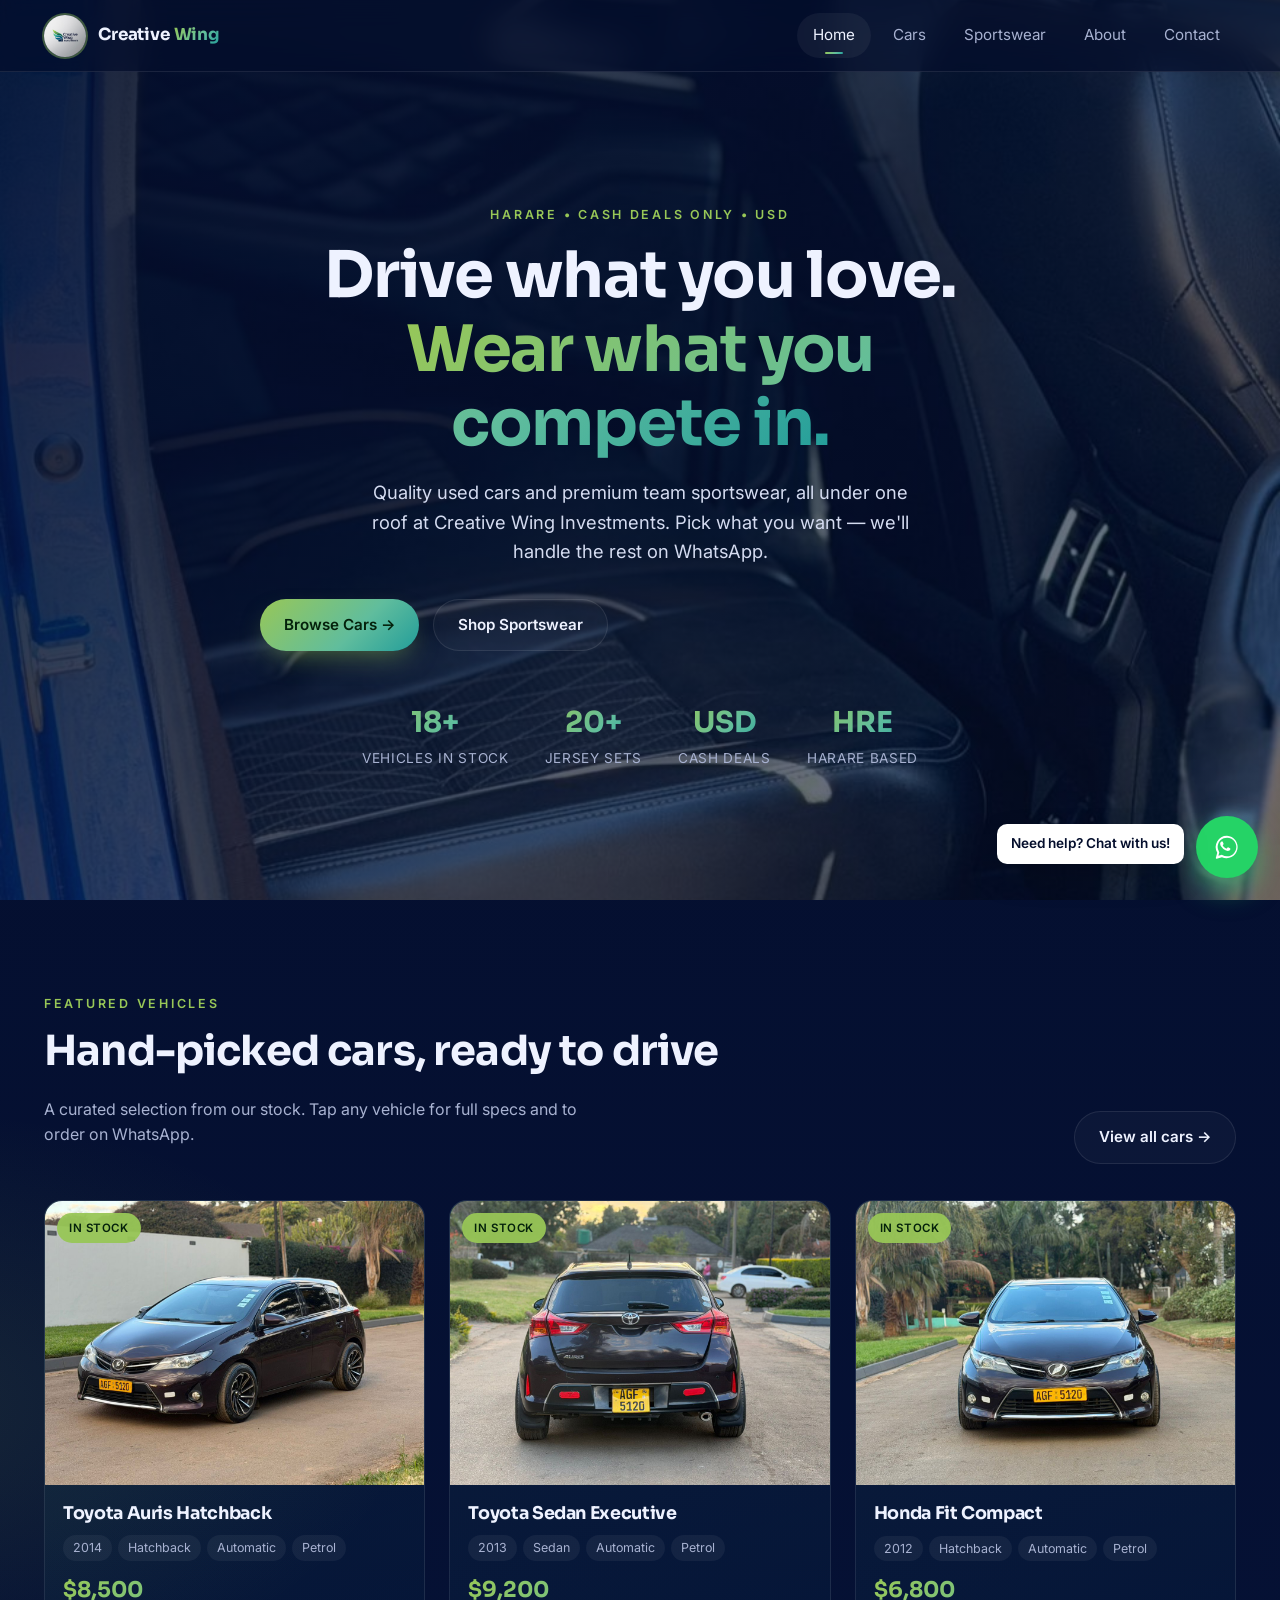
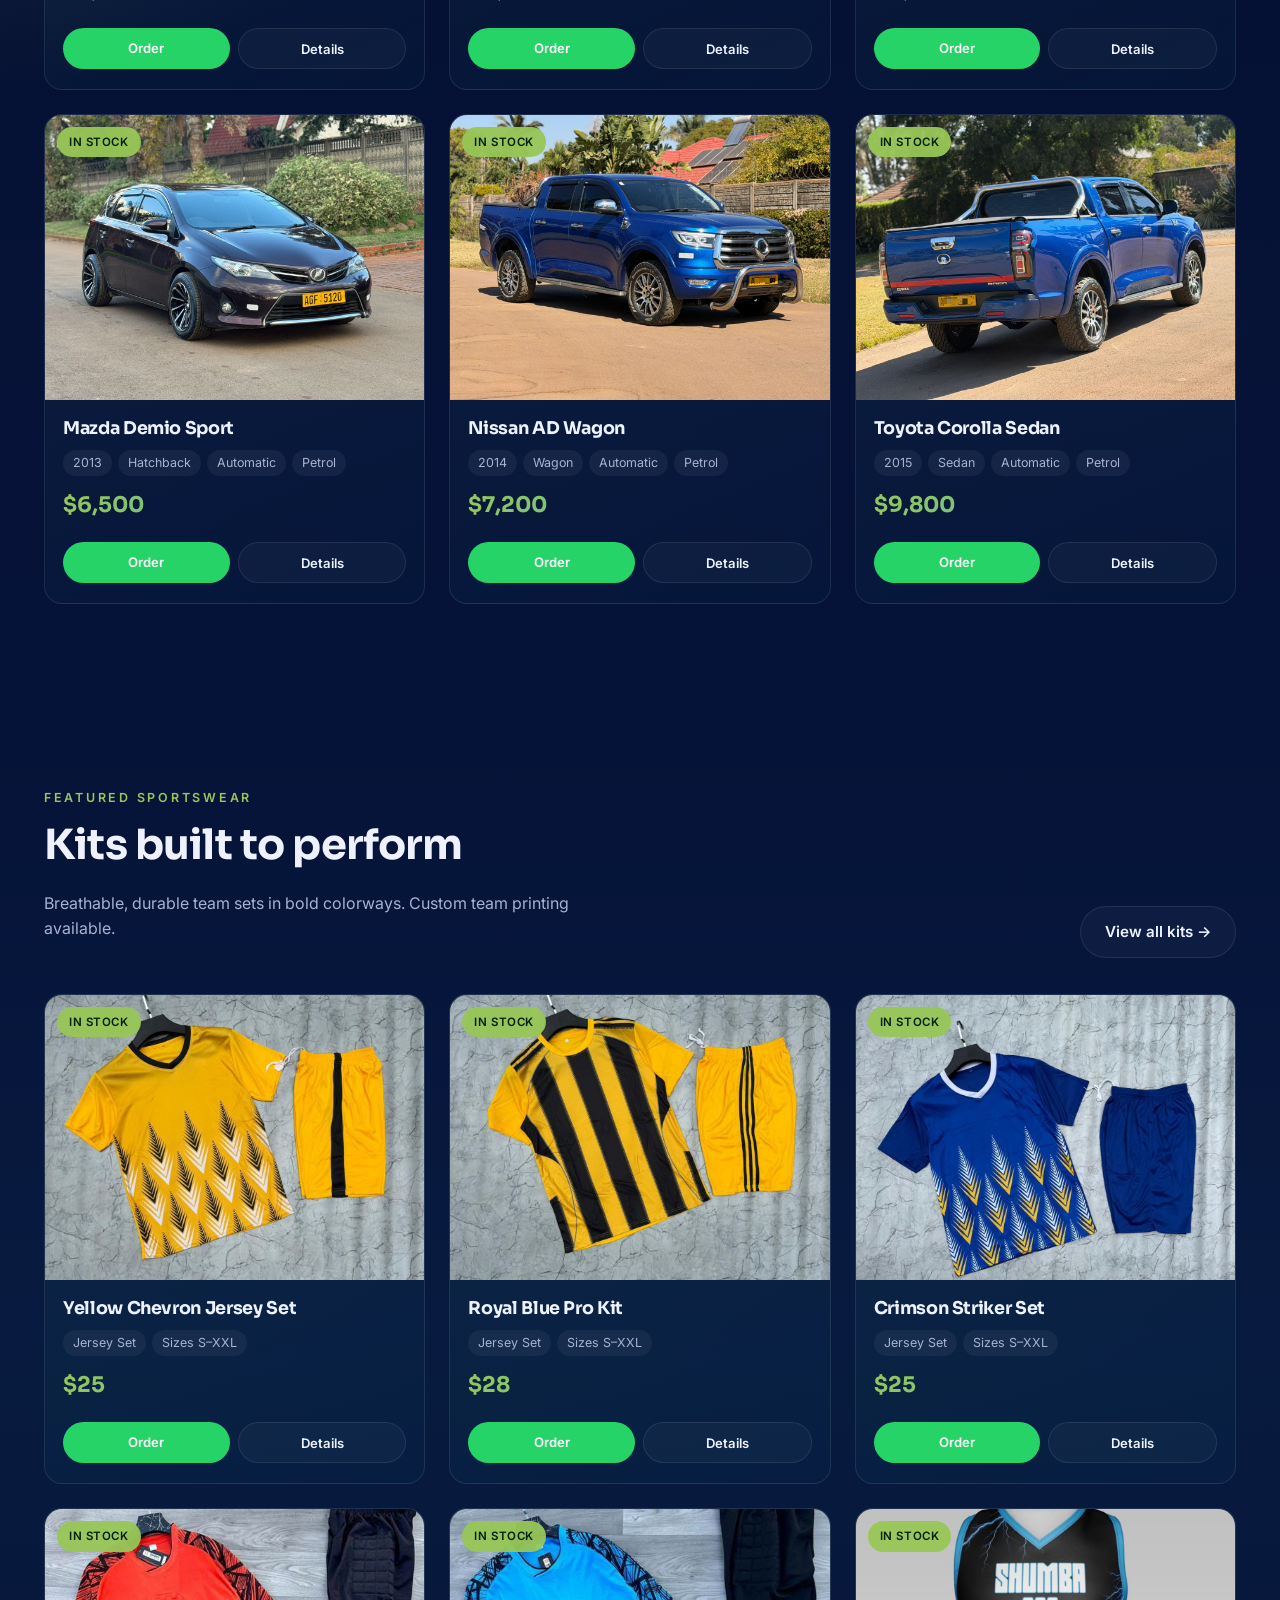
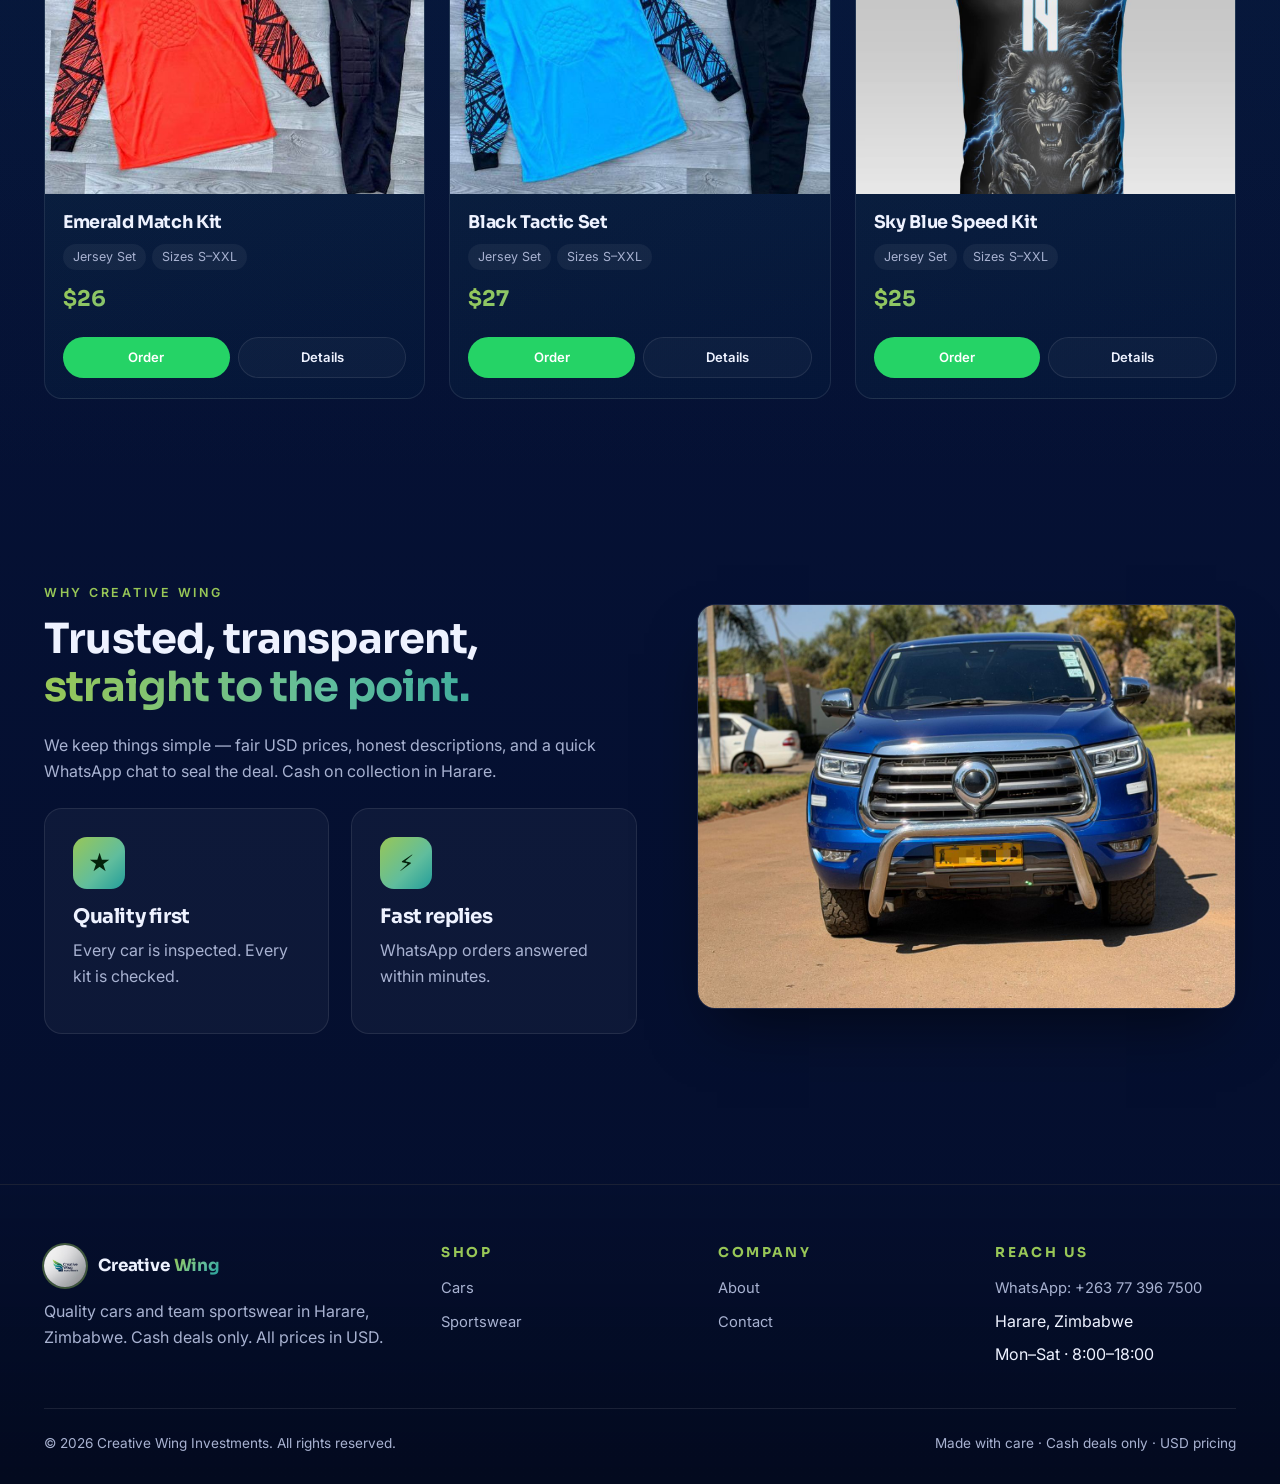
<file: index.html>
<!DOCTYPE html>
<html lang="en">
<head>
<meta charset="UTF-8">
<meta name="viewport" content="width=device-width,initial-scale=1">
<title>Creative Wing Investments — Quality Cars & Sportswear in Harare</title>
<meta name="description" content="Creative Wing Investments — buy quality used cars and team sportswear in Harare, Zimbabwe. Cash deals only. Order via WhatsApp.">
<meta property="og:title" content="Creative Wing Investments — Cars & Sportswear">
<meta property="og:description" content="Quality used cars and team sportswear in Harare. Cash deals only.">
<meta property="og:image" content="images/logo.jpeg">
<link rel="icon" href="images/logo.jpeg">
<link rel="preconnect" href="https://fonts.googleapis.com">
<link rel="preconnect" href="https://fonts.gstatic.com" crossorigin>
<link href="https://fonts.googleapis.com/css2?family=Inter:wght@400;500;600;700&family=Sora:wght@500;600;700;800&display=swap" rel="stylesheet">
<link rel="stylesheet" href="css/style.css">
<link rel="stylesheet" href="css/animations.css">
</head>
<body>

<header class="nav">
  <div class="container nav-inner">
    <a class="brand" href="index.html">
      <img src="images/logo.jpeg" alt="Creative Wing Investments logo">
      <span>Creative <b>Wing</b></span>
    </a>
    <nav class="nav-links" aria-label="Primary">
      <a href="index.html" class="active">Home</a>
      <a href="cars.html">Cars</a>
      <a href="sportswear.html">Sportswear</a>
      <a href="about.html">About</a>
      <a href="contact.html">Contact</a>
    </nav>
    <button class="hamburger" aria-label="Menu" aria-expanded="false"><span></span></button>
  </div>
</header>

<section class="hero">
  <div class="hero-slides" aria-hidden="true">
    <div class="hero-slide" style="background-image:url('images/cars/15.jpeg')"></div>
    <div class="hero-slide" style="background-image:url('images/cars/06.jpeg')"></div>
    <div class="hero-slide" style="background-image:url('images/cars/18.jpeg')"></div>
    <div class="hero-slide" style="background-image:url('images/cars/01.jpeg')"></div>
    <div class="hero-slide" style="background-image:url('images/cars/14.jpeg')"></div>
  </div>
  <div class="container hero-inner">
    <span class="eyebrow reveal">Harare • Cash Deals Only • USD</span>
    <h1 class="reveal delay-1">Drive what you love. <em>Wear what you compete in.</em></h1>
    <p class="lead reveal delay-2">Quality used cars and premium team sportswear, all under one roof at Creative Wing Investments. Pick what you want — we'll handle the rest on WhatsApp.</p>
    <div class="hero-cta reveal delay-3">
      <a class="btn btn-primary" href="cars.html">Browse Cars →</a>
      <a class="btn btn-ghost" href="sportswear.html">Shop Sportswear</a>
    </div>
    <div class="hero-stats reveal delay-4">
      <div><b>18+</b><span>VEHICLES IN STOCK</span></div>
      <div><b>20+</b><span>JERSEY SETS</span></div>
      <div><b>USD</b><span>CASH DEALS</span></div>
      <div><b>HRE</b><span>HARARE BASED</span></div>
    </div>
  </div>
</section>

<section class="section">
  <div class="container">
    <div class="title-row">
      <div>
        <span class="eyebrow reveal">Featured Vehicles</span>
        <h2 class="reveal">Hand-picked cars, ready to drive</h2>
        <p class="reveal">A curated selection from our stock. Tap any vehicle for full specs and to order on WhatsApp.</p>
      </div>
      <a class="btn btn-ghost reveal-right" href="cars.html">View all cars →</a>
    </div>
    <div id="featCars" class="grid"></div>
  </div>
</section>

<section class="section" style="background:linear-gradient(180deg,transparent,rgba(34,157,154,.06),transparent)">
  <div class="container">
    <div class="title-row">
      <div>
        <span class="eyebrow reveal">Featured Sportswear</span>
        <h2 class="reveal">Kits built to perform</h2>
        <p class="reveal">Breathable, durable team sets in bold colorways. Custom team printing available.</p>
      </div>
      <a class="btn btn-ghost reveal-right" href="sportswear.html">View all kits →</a>
    </div>
    <div id="featSW" class="grid"></div>
  </div>
</section>

<section class="section">
  <div class="container split">
    <div class="reveal-left">
      <span class="eyebrow">Why Creative Wing</span>
      <h2>Trusted, transparent, <span class="shimmer-text">straight to the point.</span></h2>
      <p>We keep things simple — fair USD prices, honest descriptions, and a quick WhatsApp chat to seal the deal. Cash on collection in Harare.</p>
      <div class="values" style="margin-top:24px">
        <div class="value"><div class="icon">★</div><h3>Quality first</h3><p>Every car is inspected. Every kit is checked.</p></div>
        <div class="value"><div class="icon">⚡</div><h3>Fast replies</h3><p>WhatsApp orders answered within minutes.</p></div>
      </div>
    </div>
    <div class="split-img reveal-right">
      <img src="images/cars/11.jpeg" alt="Vehicle on display">
    </div>
  </div>
</section>

<footer class="footer">
  <div class="container">
    <div class="footer-grid">
      <div>
        <a class="brand" href="index.html"><img src="images/logo.jpeg" alt=""><span>Creative <b>Wing</b></span></a>
        <p style="margin-top:12px">Quality cars and team sportswear in Harare, Zimbabwe. Cash deals only. All prices in USD.</p>
      </div>
      <div><h4>Shop</h4><ul>
        <li><a href="cars.html">Cars</a></li><li><a href="sportswear.html">Sportswear</a></li>
      </ul></div>
      <div><h4>Company</h4><ul>
        <li><a href="about.html">About</a></li><li><a href="contact.html">Contact</a></li>
      </ul></div>
      <div><h4>Reach Us</h4><ul>
        <li><a href="https://wa.me/263773967500" target="_blank" rel="noopener">WhatsApp: +263 77 396 7500</a></li>
        <li>Harare, Zimbabwe</li>
        <li>Mon–Sat · 8:00–18:00</li>
      </ul></div>
    </div>
    <div class="footer-bottom">
      <span>© <span data-year></span> Creative Wing Investments. All rights reserved.</span>
      <span>Made with care · Cash deals only · USD pricing</span>
    </div>
  </div>
</footer>

<script src="js/data.js"></script>
<script src="js/catalog.js"></script>
<script src="js/main.js"></script>
<script>
  window.WHATSAPP_NUMBER = WHATSAPP_NUMBER;
  CWI.renderFeatured("#featCars", CARS, "cars", 6);
  CWI.renderFeatured("#featSW", SPORTSWEAR, "sportswear", 6);
</script>
</body>
</html>
</file>
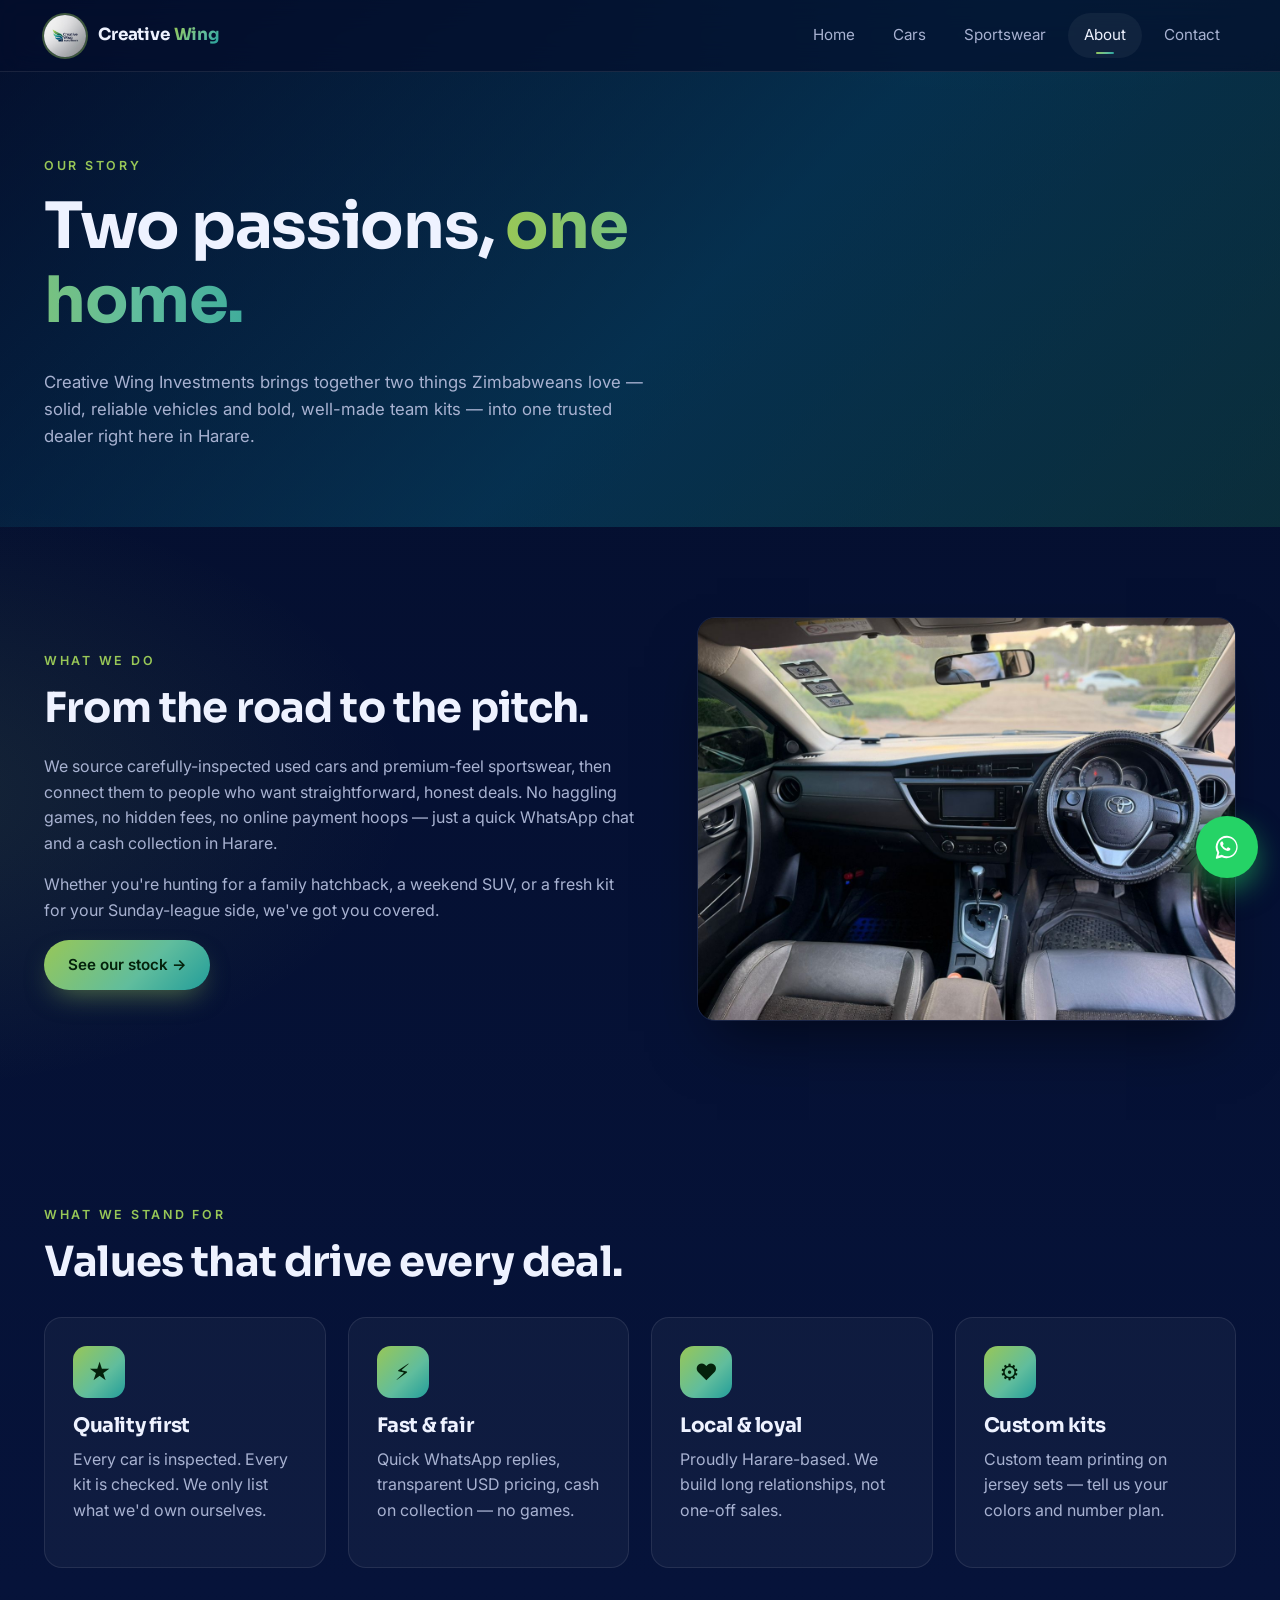
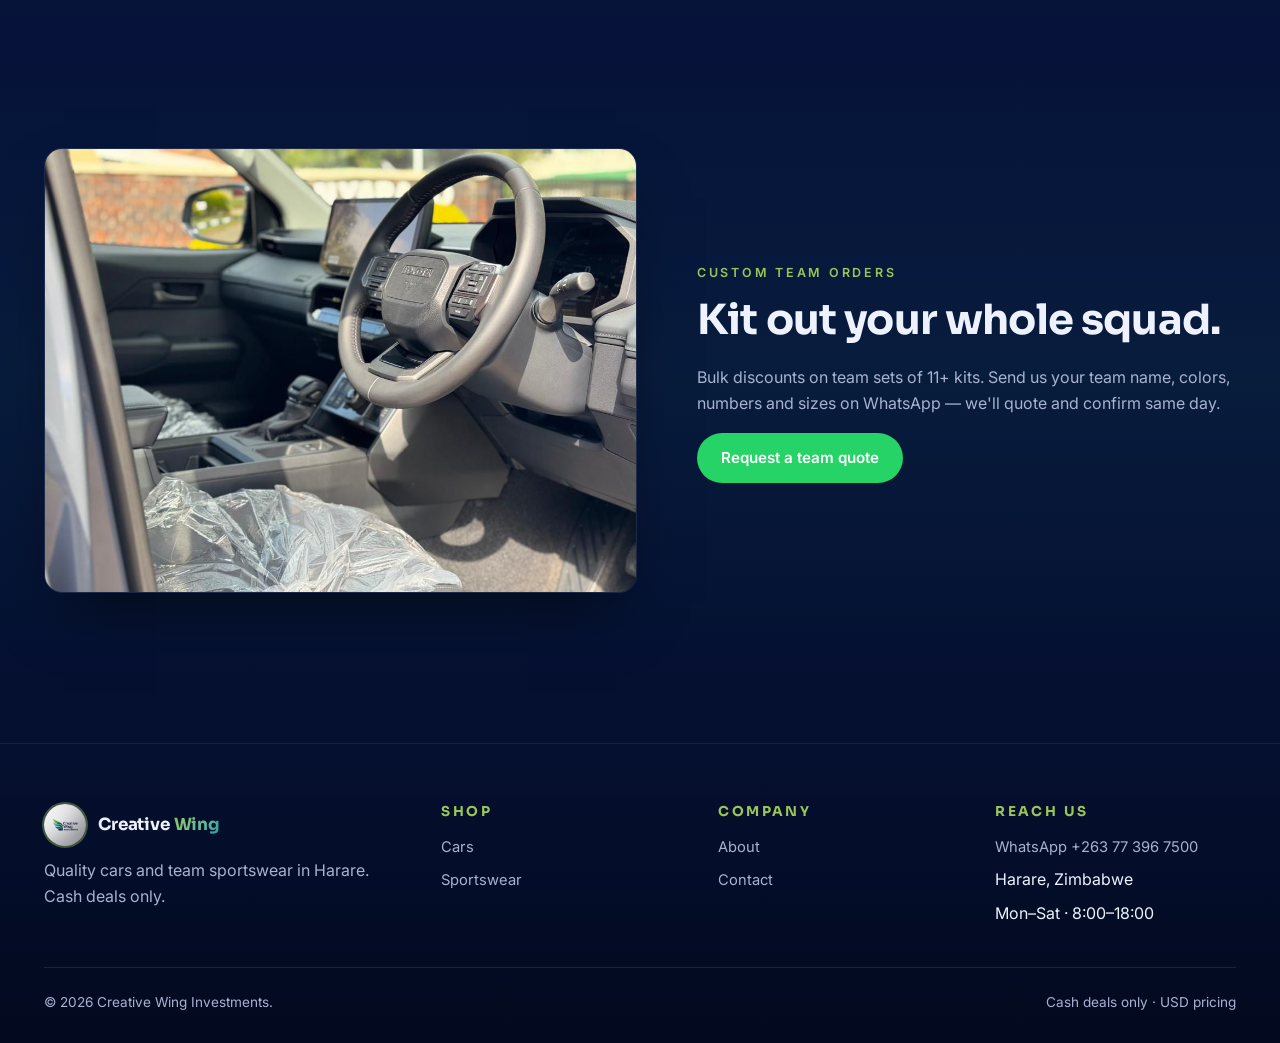
<file: about.html>
<!DOCTYPE html>
<html lang="en">
<head>
<meta charset="UTF-8">
<meta name="viewport" content="width=device-width,initial-scale=1">
<title>About — Creative Wing Investments</title>
<meta name="description" content="Creative Wing Investments is a Harare-based dealer in quality used cars and premium team sportswear. Cash deals only, prices in USD.">
<meta property="og:title" content="About — Creative Wing Investments">
<meta property="og:description" content="Harare-based cars and sportswear dealer.">
<meta property="og:image" content="images/logo.jpeg">
<link rel="icon" href="images/logo.jpeg">
<link rel="preconnect" href="https://fonts.googleapis.com">
<link rel="preconnect" href="https://fonts.gstatic.com" crossorigin>
<link href="https://fonts.googleapis.com/css2?family=Inter:wght@400;500;600;700&family=Sora:wght@500;600;700;800&display=swap" rel="stylesheet">
<link rel="stylesheet" href="css/style.css">
<link rel="stylesheet" href="css/animations.css">
</head>
<body>

<header class="nav">
  <div class="container nav-inner">
    <a class="brand" href="index.html"><img src="images/logo.jpeg" alt=""><span>Creative <b>Wing</b></span></a>
    <nav class="nav-links">
      <a href="index.html">Home</a>
      <a href="cars.html">Cars</a>
      <a href="sportswear.html">Sportswear</a>
      <a href="about.html" class="active">About</a>
      <a href="contact.html">Contact</a>
    </nav>
    <button class="hamburger" aria-label="Menu"><span></span></button>
  </div>
</header>

<section class="page-hero">
  <div class="container">
    <span class="eyebrow reveal">Our Story</span>
    <h1 class="reveal">Two passions, <span class="shimmer-text">one home.</span></h1>
    <p class="reveal">Creative Wing Investments brings together two things Zimbabweans love — solid, reliable vehicles and bold, well-made team kits — into one trusted dealer right here in Harare.</p>
  </div>
</section>

<section class="section">
  <div class="container split">
    <div class="reveal-left">
      <span class="eyebrow">What we do</span>
      <h2>From the road to the pitch.</h2>
      <p>We source carefully-inspected used cars and premium-feel sportswear, then connect them to people who want straightforward, honest deals. No haggling games, no hidden fees, no online payment hoops — just a quick WhatsApp chat and a cash collection in Harare.</p>
      <p>Whether you're hunting for a family hatchback, a weekend SUV, or a fresh kit for your Sunday-league side, we've got you covered.</p>
      <a class="btn btn-primary" href="cars.html">See our stock →</a>
    </div>
    <div class="split-img reveal-right">
      <img src="images/cars/14.jpeg" alt="">
    </div>
  </div>
</section>

<section class="section">
  <div class="container">
    <span class="eyebrow reveal">What we stand for</span>
    <h2 class="reveal" style="margin-bottom:30px">Values that drive every deal.</h2>
    <div class="values">
      <div class="value reveal"><div class="icon">★</div><h3>Quality first</h3><p>Every car is inspected. Every kit is checked. We only list what we'd own ourselves.</p></div>
      <div class="value reveal delay-1"><div class="icon">⚡</div><h3>Fast & fair</h3><p>Quick WhatsApp replies, transparent USD pricing, cash on collection — no games.</p></div>
      <div class="value reveal delay-2"><div class="icon">♥</div><h3>Local & loyal</h3><p>Proudly Harare-based. We build long relationships, not one-off sales.</p></div>
      <div class="value reveal delay-3"><div class="icon">⚙</div><h3>Custom kits</h3><p>Custom team printing on jersey sets — tell us your colors and number plan.</p></div>
    </div>
  </div>
</section>

<section class="section" style="background:linear-gradient(180deg,transparent,rgba(34,157,154,.08),transparent)">
  <div class="container split">
    <div class="split-img reveal-left">
      <img src="images/sportswear/17.jpeg" alt="">
    </div>
    <div class="reveal-right">
      <span class="eyebrow">Custom team orders</span>
      <h2>Kit out your whole squad.</h2>
      <p>Bulk discounts on team sets of 11+ kits. Send us your team name, colors, numbers and sizes on WhatsApp — we'll quote and confirm same day.</p>
      <a class="btn btn-wa" target="_blank" rel="noopener"
         href="https://wa.me/263773967500?text=Hi%20Creative%20Wing%2C%20I'd%20like%20a%20quote%20for%20a%20full%20team%20kit%20set.%20Team%20name%3A%20...%20Colors%3A%20...%20Quantity%3A%20...">Request a team quote</a>
    </div>
  </div>
</section>

<footer class="footer">
  <div class="container">
    <div class="footer-grid">
      <div>
        <a class="brand" href="index.html"><img src="images/logo.jpeg" alt=""><span>Creative <b>Wing</b></span></a>
        <p style="margin-top:12px">Quality cars and team sportswear in Harare. Cash deals only.</p>
      </div>
      <div><h4>Shop</h4><ul><li><a href="cars.html">Cars</a></li><li><a href="sportswear.html">Sportswear</a></li></ul></div>
      <div><h4>Company</h4><ul><li><a href="about.html">About</a></li><li><a href="contact.html">Contact</a></li></ul></div>
      <div><h4>Reach Us</h4><ul>
        <li><a href="https://wa.me/263773967500" target="_blank" rel="noopener">WhatsApp +263 77 396 7500</a></li>
        <li>Harare, Zimbabwe</li><li>Mon–Sat · 8:00–18:00</li>
      </ul></div>
    </div>
    <div class="footer-bottom">
      <span>© <span data-year></span> Creative Wing Investments.</span>
      <span>Cash deals only · USD pricing</span>
    </div>
  </div>
</footer>

<script src="js/data.js"></script>
<script src="js/main.js"></script>
<script>window.WHATSAPP_NUMBER = WHATSAPP_NUMBER;</script>
</body>
</html>
</file>
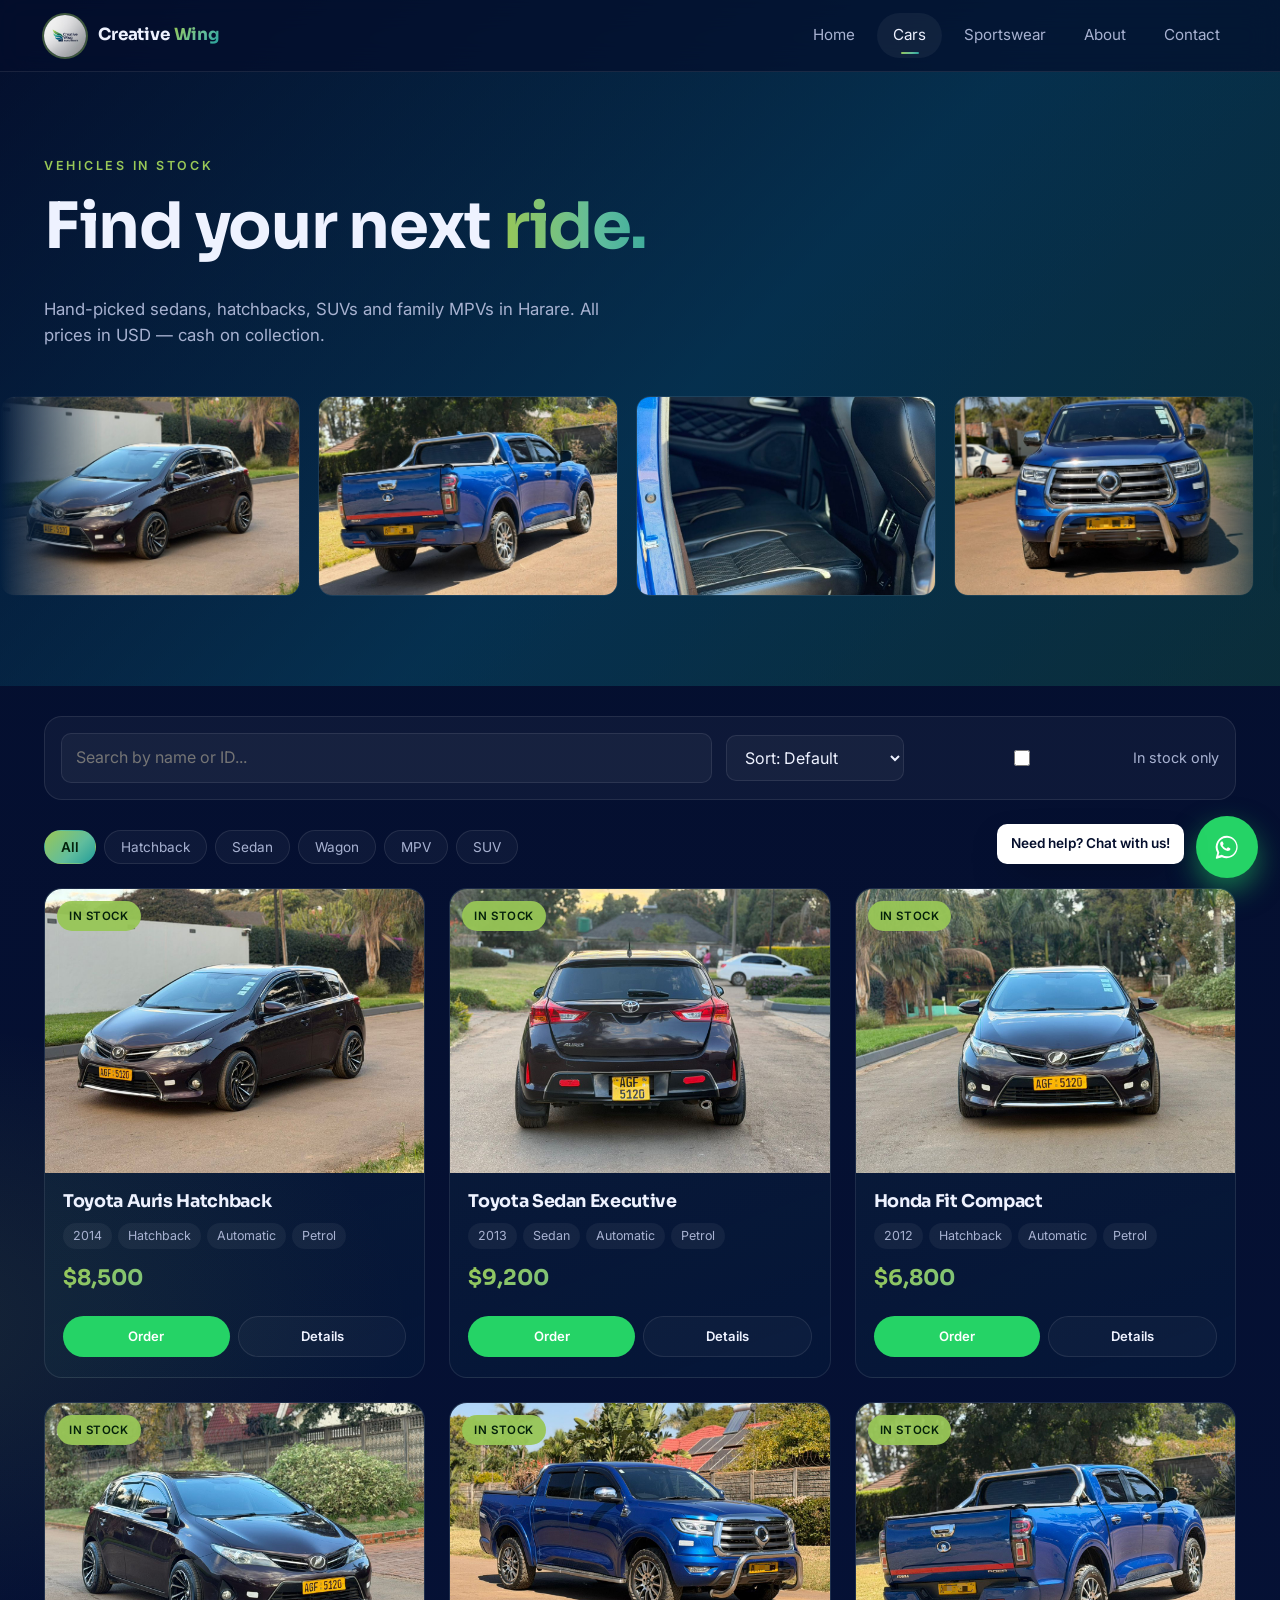
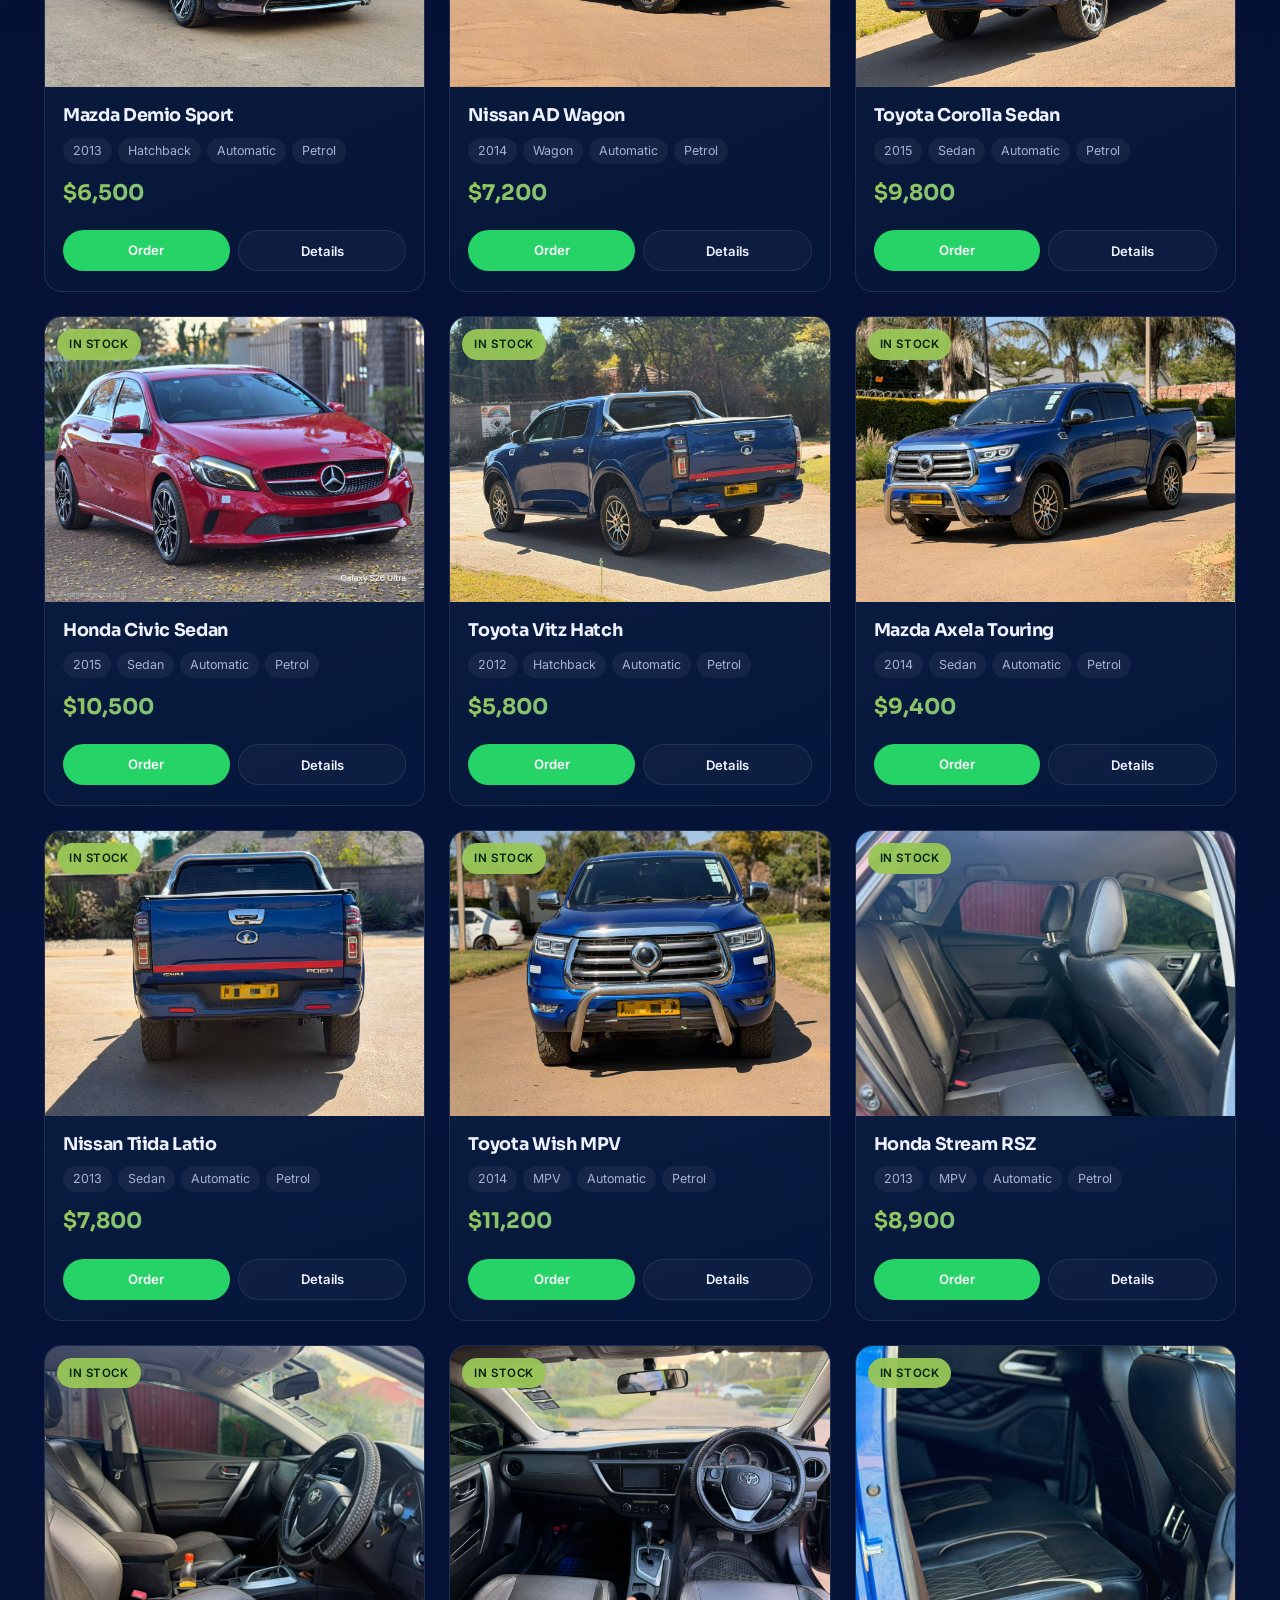
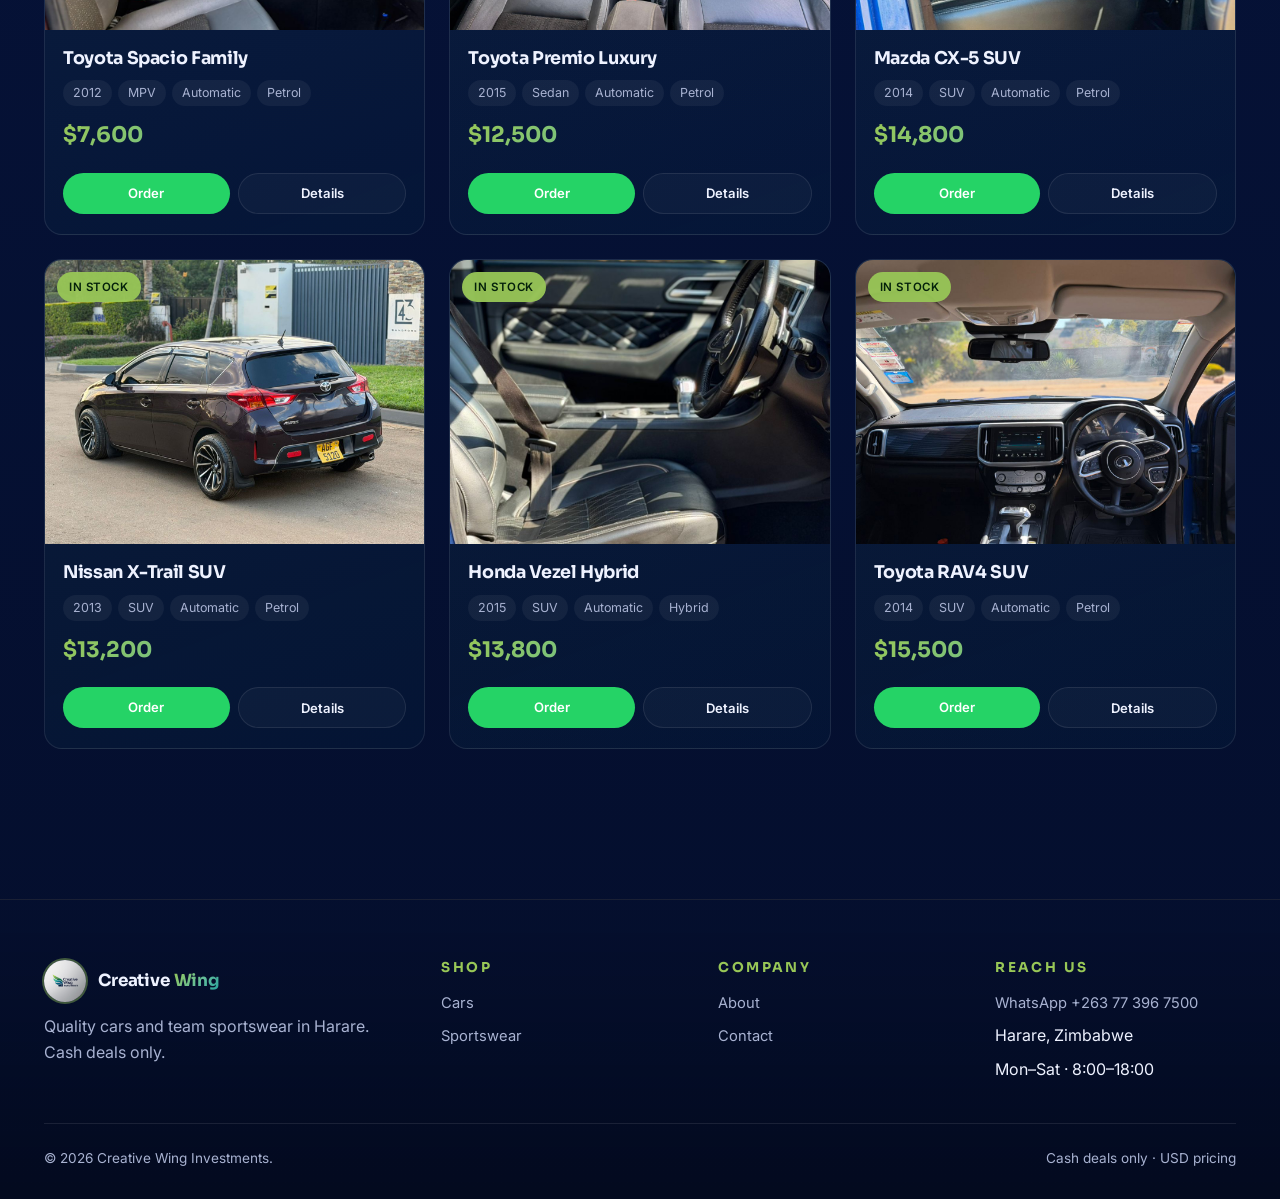
<file: cars.html>
<!DOCTYPE html>
<html lang="en">
<head>
<meta charset="UTF-8">
<meta name="viewport" content="width=device-width,initial-scale=1">
<title>Cars for Sale — Creative Wing Investments Harare</title>
<meta name="description" content="Browse quality used cars in Harare. Sedans, hatchbacks, SUVs and MPVs. Cash deals only, prices in USD. Order via WhatsApp.">
<meta property="og:title" content="Cars — Creative Wing Investments">
<meta property="og:description" content="Quality used cars in Harare. Cash deals only.">
<meta property="og:image" content="images/cars/15.jpeg">
<link rel="icon" href="images/logo.jpeg">
<link rel="preconnect" href="https://fonts.googleapis.com">
<link rel="preconnect" href="https://fonts.gstatic.com" crossorigin>
<link href="https://fonts.googleapis.com/css2?family=Inter:wght@400;500;600;700&family=Sora:wght@500;600;700;800&display=swap" rel="stylesheet">
<link rel="stylesheet" href="css/style.css">
<link rel="stylesheet" href="css/animations.css">
</head>
<body>

<header class="nav">
  <div class="container nav-inner">
    <a class="brand" href="index.html"><img src="images/logo.jpeg" alt=""><span>Creative <b>Wing</b></span></a>
    <nav class="nav-links">
      <a href="index.html">Home</a>
      <a href="cars.html" class="active">Cars</a>
      <a href="sportswear.html">Sportswear</a>
      <a href="about.html">About</a>
      <a href="contact.html">Contact</a>
    </nav>
    <button class="hamburger" aria-label="Menu"><span></span></button>
  </div>
</header>

<section class="page-hero">
  <div class="container">
    <span class="eyebrow reveal">Vehicles in Stock</span>
    <h1 class="reveal">Find your next <span class="shimmer-text">ride.</span></h1>
    <p class="reveal">Hand-picked sedans, hatchbacks, SUVs and family MPVs in Harare. All prices in USD — cash on collection.</p>
  </div>
  <div class="marquee" aria-hidden="true">
    <div class="marquee-track">
      <img src="images/cars/01.jpeg" alt=""><img src="images/cars/06.jpeg" alt="">
      <img src="images/cars/15.jpeg" alt=""><img src="images/cars/11.jpeg" alt="">
      <img src="images/cars/14.jpeg" alt=""><img src="images/cars/18.jpeg" alt="">
      <img src="images/cars/03.jpeg" alt=""><img src="images/cars/09.jpeg" alt="">
      <!-- duplicate for infinite loop -->
      <img src="images/cars/01.jpeg" alt=""><img src="images/cars/06.jpeg" alt="">
      <img src="images/cars/15.jpeg" alt=""><img src="images/cars/11.jpeg" alt="">
      <img src="images/cars/14.jpeg" alt=""><img src="images/cars/18.jpeg" alt="">
      <img src="images/cars/03.jpeg" alt=""><img src="images/cars/09.jpeg" alt="">
    </div>
  </div>
</section>

<section class="section" style="padding-top:30px">
  <div class="container">
    <div class="controls reveal">
      <input id="search" type="search" placeholder="Search by name or ID...">
      <select id="sort" aria-label="Sort">
        <option value="default">Sort: Default</option>
        <option value="price-asc">Price: low → high</option>
        <option value="price-desc">Price: high → low</option>
        <option value="name">Name A–Z</option>
      </select>
      <label class="toggle"><input type="checkbox" id="stockOnly"> In stock only</label>
    </div>
    <div id="chips" class="chips reveal" style="margin-bottom:24px"></div>
    <div id="grid" class="grid"></div>
  </div>
</section>

<footer class="footer">
  <div class="container">
    <div class="footer-grid">
      <div>
        <a class="brand" href="index.html"><img src="images/logo.jpeg" alt=""><span>Creative <b>Wing</b></span></a>
        <p style="margin-top:12px">Quality cars and team sportswear in Harare. Cash deals only.</p>
      </div>
      <div><h4>Shop</h4><ul><li><a href="cars.html">Cars</a></li><li><a href="sportswear.html">Sportswear</a></li></ul></div>
      <div><h4>Company</h4><ul><li><a href="about.html">About</a></li><li><a href="contact.html">Contact</a></li></ul></div>
      <div><h4>Reach Us</h4><ul>
        <li><a href="https://wa.me/263773967500" target="_blank" rel="noopener">WhatsApp +263 77 396 7500</a></li>
        <li>Harare, Zimbabwe</li><li>Mon–Sat · 8:00–18:00</li>
      </ul></div>
    </div>
    <div class="footer-bottom">
      <span>© <span data-year></span> Creative Wing Investments.</span>
      <span>Cash deals only · USD pricing</span>
    </div>
  </div>
</footer>

<script src="js/data.js"></script>
<script src="js/catalog.js"></script>
<script src="js/main.js"></script>
<script>
  window.WHATSAPP_NUMBER = WHATSAPP_NUMBER;
  const cats = [...new Set(CARS.map(c=>c.body))];
  CWI.setupCatalog({ gridSel:"#grid", items:CARS, type:"cars", categories:cats });
</script>
</body>
</html>
</file>
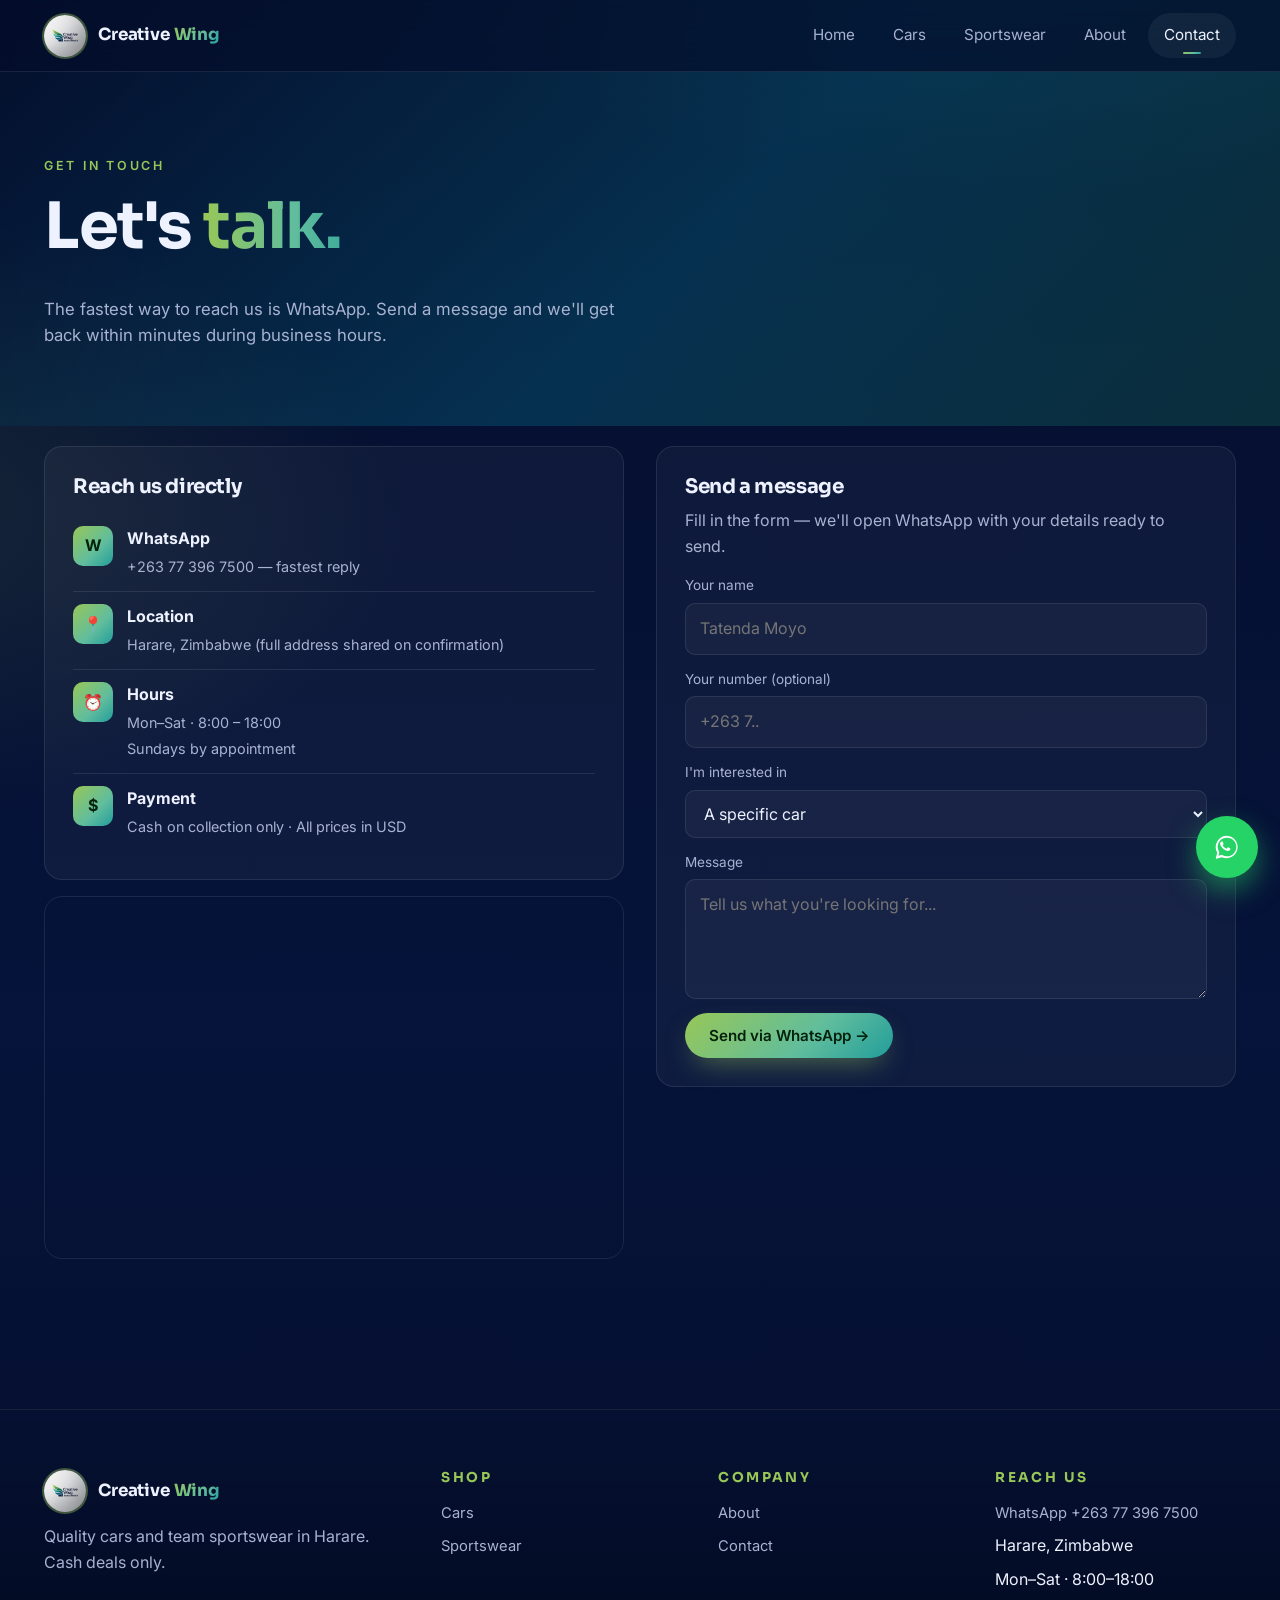
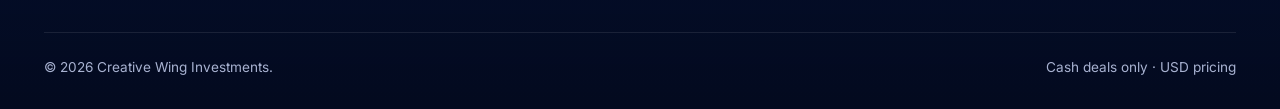
<file: contact.html>
<!DOCTYPE html>
<html lang="en">
<head>
<meta charset="UTF-8">
<meta name="viewport" content="width=device-width,initial-scale=1">
<title>Contact — Creative Wing Investments Harare</title>
<meta name="description" content="Reach Creative Wing Investments in Harare. WhatsApp +263 77 396 7500. Cash deals only. Send a message and we'll reply on WhatsApp.">
<meta property="og:title" content="Contact — Creative Wing Investments">
<meta property="og:description" content="Reach us on WhatsApp. Harare-based.">
<meta property="og:image" content="images/logo.jpeg">
<link rel="icon" href="images/logo.jpeg">
<link rel="preconnect" href="https://fonts.googleapis.com">
<link rel="preconnect" href="https://fonts.gstatic.com" crossorigin>
<link href="https://fonts.googleapis.com/css2?family=Inter:wght@400;500;600;700&family=Sora:wght@500;600;700;800&display=swap" rel="stylesheet">
<link rel="stylesheet" href="css/style.css">
<link rel="stylesheet" href="css/animations.css">
</head>
<body>

<header class="nav">
  <div class="container nav-inner">
    <a class="brand" href="index.html"><img src="images/logo.jpeg" alt=""><span>Creative <b>Wing</b></span></a>
    <nav class="nav-links">
      <a href="index.html">Home</a>
      <a href="cars.html">Cars</a>
      <a href="sportswear.html">Sportswear</a>
      <a href="about.html">About</a>
      <a href="contact.html" class="active">Contact</a>
    </nav>
    <button class="hamburger" aria-label="Menu"><span></span></button>
  </div>
</header>

<section class="page-hero">
  <div class="container">
    <span class="eyebrow reveal">Get In Touch</span>
    <h1 class="reveal">Let's <span class="shimmer-text">talk.</span></h1>
    <p class="reveal">The fastest way to reach us is WhatsApp. Send a message and we'll get back within minutes during business hours.</p>
  </div>
</section>

<section class="section" style="padding-top:20px">
  <div class="container">
    <div class="contact-grid">
      <div class="reveal-left">
        <div class="contact-card">
          <h3>Reach us directly</h3>
          <a class="contact-row" href="https://wa.me/263773967500" target="_blank" rel="noopener" style="text-decoration:none">
            <div class="icon">W</div>
            <div><b>WhatsApp</b><span>+263 77 396 7500 — fastest reply</span></div>
          </a>
          <div class="contact-row">
            <div class="icon">📍</div>
            <div><b>Location</b><span>Harare, Zimbabwe (full address shared on confirmation)</span></div>
          </div>
          <div class="contact-row">
            <div class="icon">⏰</div>
            <div><b>Hours</b><span>Mon–Sat · 8:00 – 18:00<br>Sundays by appointment</span></div>
          </div>
          <div class="contact-row">
            <div class="icon">$</div>
            <div><b>Payment</b><span>Cash on collection only · All prices in USD</span></div>
          </div>
        </div>
        <div class="map-box reveal">
          <iframe loading="lazy" referrerpolicy="no-referrer-when-downgrade"
            src="https://www.google.com/maps?q=Harare%2C+Zimbabwe&output=embed"
            title="Map of Harare"></iframe>
        </div>
      </div>

      <div class="reveal-right">
        <div class="contact-card">
          <h3>Send a message</h3>
          <p style="margin-top:-6px">Fill in the form — we'll open WhatsApp with your details ready to send.</p>
          <form id="contactForm" autocomplete="off">
            <div class="form-row">
              <label for="name">Your name</label>
              <input id="name" name="name" type="text" required placeholder="Tatenda Moyo">
            </div>
            <div class="form-row">
              <label for="phone">Your number (optional)</label>
              <input id="phone" name="phone" type="tel" placeholder="+263 7..">
            </div>
            <div class="form-row">
              <label for="interest">I'm interested in</label>
              <select id="interest" name="interest">
                <option>A specific car</option>
                <option>A jersey set</option>
                <option>A full team kit (bulk)</option>
                <option>General enquiry</option>
              </select>
            </div>
            <div class="form-row">
              <label for="message">Message</label>
              <textarea id="message" name="message" placeholder="Tell us what you're looking for..."></textarea>
            </div>
            <button class="btn btn-primary" type="submit">Send via WhatsApp →</button>
          </form>
        </div>
      </div>
    </div>
  </div>
</section>

<footer class="footer">
  <div class="container">
    <div class="footer-grid">
      <div>
        <a class="brand" href="index.html"><img src="images/logo.jpeg" alt=""><span>Creative <b>Wing</b></span></a>
        <p style="margin-top:12px">Quality cars and team sportswear in Harare. Cash deals only.</p>
      </div>
      <div><h4>Shop</h4><ul><li><a href="cars.html">Cars</a></li><li><a href="sportswear.html">Sportswear</a></li></ul></div>
      <div><h4>Company</h4><ul><li><a href="about.html">About</a></li><li><a href="contact.html">Contact</a></li></ul></div>
      <div><h4>Reach Us</h4><ul>
        <li><a href="https://wa.me/263773967500" target="_blank" rel="noopener">WhatsApp +263 77 396 7500</a></li>
        <li>Harare, Zimbabwe</li><li>Mon–Sat · 8:00–18:00</li>
      </ul></div>
    </div>
    <div class="footer-bottom">
      <span>© <span data-year></span> Creative Wing Investments.</span>
      <span>Cash deals only · USD pricing</span>
    </div>
  </div>
</footer>

<script src="js/data.js"></script>
<script src="js/main.js"></script>
<script src="js/contact.js"></script>
<script>window.WHATSAPP_NUMBER = WHATSAPP_NUMBER;</script>
</body>
</html>
</file>
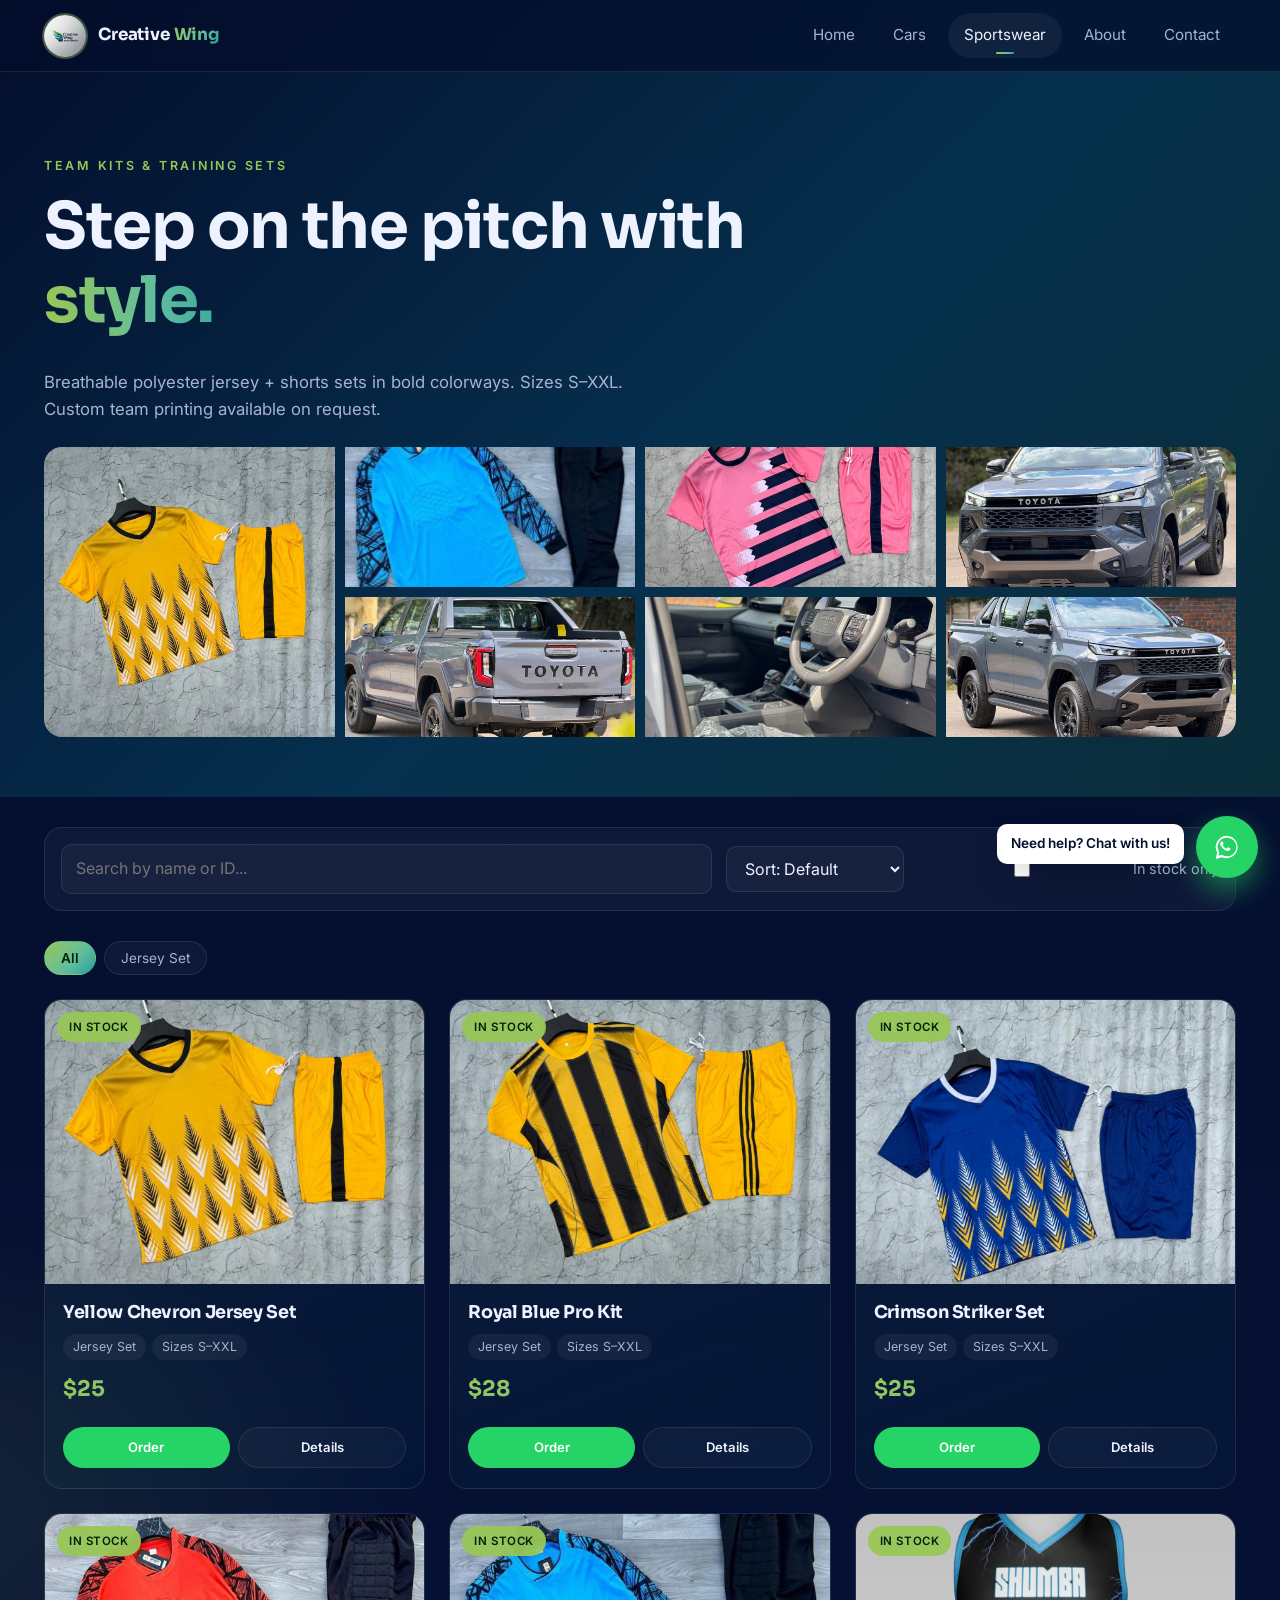
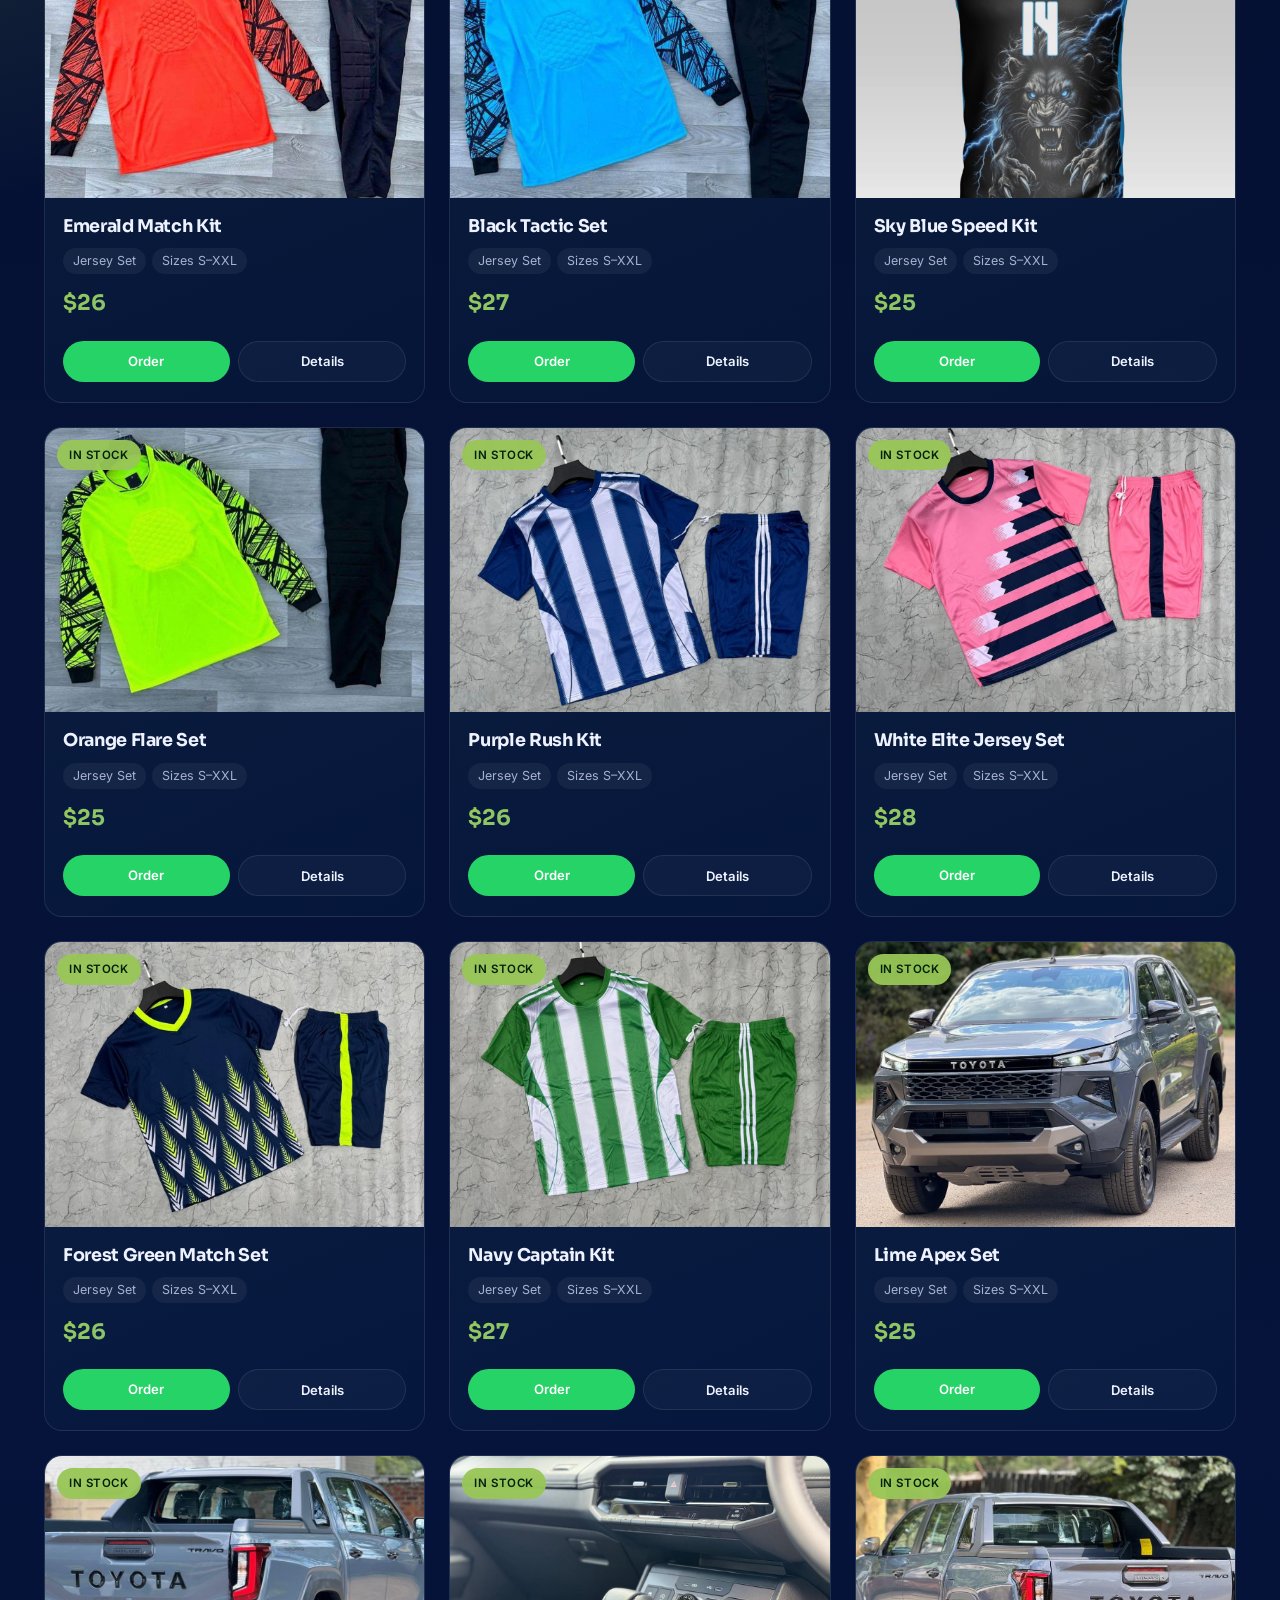
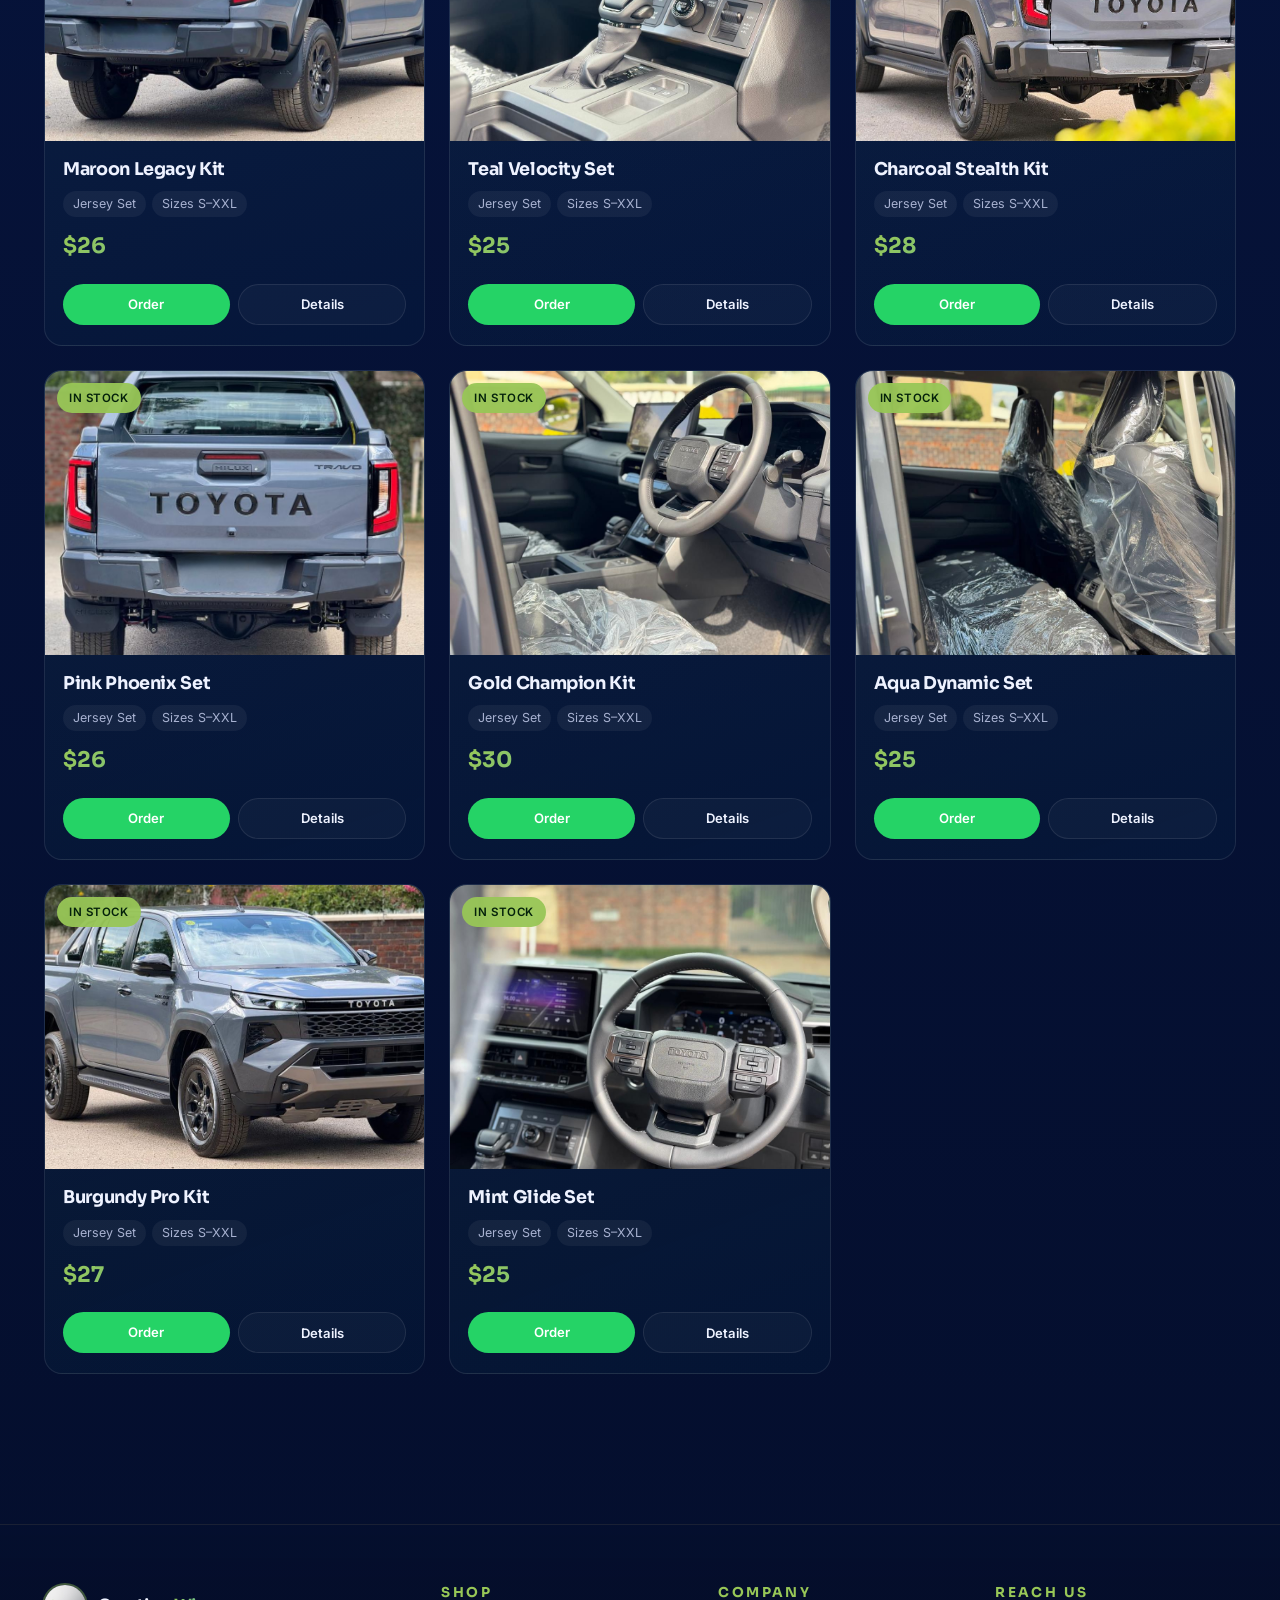
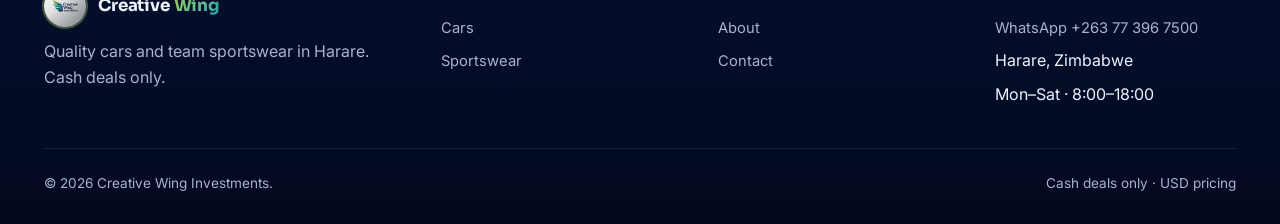
<file: sportswear.html>
<!DOCTYPE html>
<html lang="en">
<head>
<meta charset="UTF-8">
<meta name="viewport" content="width=device-width,initial-scale=1">
<title>Sportswear & Team Kits — Creative Wing Investments</title>
<meta name="description" content="Premium team jersey sets, breathable and bold. Custom team printing available. Cash deals only, USD pricing. Order via WhatsApp.">
<meta property="og:title" content="Sportswear — Creative Wing Investments">
<meta property="og:description" content="Premium team jersey sets in Harare. Custom printing available.">
<meta property="og:image" content="images/sportswear/01.jpeg">
<link rel="icon" href="images/logo.jpeg">
<link rel="preconnect" href="https://fonts.googleapis.com">
<link rel="preconnect" href="https://fonts.gstatic.com" crossorigin>
<link href="https://fonts.googleapis.com/css2?family=Inter:wght@400;500;600;700&family=Sora:wght@500;600;700;800&display=swap" rel="stylesheet">
<link rel="stylesheet" href="css/style.css">
<link rel="stylesheet" href="css/animations.css">
</head>
<body>

<header class="nav">
  <div class="container nav-inner">
    <a class="brand" href="index.html"><img src="images/logo.jpeg" alt=""><span>Creative <b>Wing</b></span></a>
    <nav class="nav-links">
      <a href="index.html">Home</a>
      <a href="cars.html">Cars</a>
      <a href="sportswear.html" class="active">Sportswear</a>
      <a href="about.html">About</a>
      <a href="contact.html">Contact</a>
    </nav>
    <button class="hamburger" aria-label="Menu"><span></span></button>
  </div>
</header>

<section class="page-hero">
  <div class="container">
    <span class="eyebrow reveal">Team Kits & Training Sets</span>
    <h1 class="reveal">Step on the pitch with <span class="shimmer-text">style.</span></h1>
    <p class="reveal">Breathable polyester jersey + shorts sets in bold colorways. Sizes S–XXL. Custom team printing available on request.</p>
    <div class="collage reveal-zoom">
      <img src="images/sportswear/01.jpeg" alt="">
      <img src="images/sportswear/05.jpeg" alt="">
      <img src="images/sportswear/09.jpeg" alt="">
      <img src="images/sportswear/12.jpeg" alt="">
      <img src="images/sportswear/15.jpeg" alt="">
      <img src="images/sportswear/17.jpeg" alt="">
      <img src="images/sportswear/19.jpeg" alt="">
    </div>
  </div>
</section>

<section class="section" style="padding-top:30px">
  <div class="container">
    <div class="controls reveal">
      <input id="search" type="search" placeholder="Search by name or ID...">
      <select id="sort" aria-label="Sort">
        <option value="default">Sort: Default</option>
        <option value="price-asc">Price: low → high</option>
        <option value="price-desc">Price: high → low</option>
        <option value="name">Name A–Z</option>
      </select>
      <label class="toggle"><input type="checkbox" id="stockOnly"> In stock only</label>
    </div>
    <div id="chips" class="chips reveal" style="margin-bottom:24px"></div>
    <div id="grid" class="grid"></div>
  </div>
</section>

<footer class="footer">
  <div class="container">
    <div class="footer-grid">
      <div>
        <a class="brand" href="index.html"><img src="images/logo.jpeg" alt=""><span>Creative <b>Wing</b></span></a>
        <p style="margin-top:12px">Quality cars and team sportswear in Harare. Cash deals only.</p>
      </div>
      <div><h4>Shop</h4><ul><li><a href="cars.html">Cars</a></li><li><a href="sportswear.html">Sportswear</a></li></ul></div>
      <div><h4>Company</h4><ul><li><a href="about.html">About</a></li><li><a href="contact.html">Contact</a></li></ul></div>
      <div><h4>Reach Us</h4><ul>
        <li><a href="https://wa.me/263773967500" target="_blank" rel="noopener">WhatsApp +263 77 396 7500</a></li>
        <li>Harare, Zimbabwe</li><li>Mon–Sat · 8:00–18:00</li>
      </ul></div>
    </div>
    <div class="footer-bottom">
      <span>© <span data-year></span> Creative Wing Investments.</span>
      <span>Cash deals only · USD pricing</span>
    </div>
  </div>
</footer>

<script src="js/data.js"></script>
<script src="js/catalog.js"></script>
<script src="js/main.js"></script>
<script>
  window.WHATSAPP_NUMBER = WHATSAPP_NUMBER;
  const cats = [...new Set(SPORTSWEAR.map(s=>s.category))];
  CWI.setupCatalog({ gridSel:"#grid", items:SPORTSWEAR, type:"sportswear", categories:cats });
</script>
</body>
</html>
</file>
<file: css/style.css>
/* Creative Wing Investments — Design System & Layout */
:root{
  --navy:#040E2C;
  --navy-2:#0a1942;
  --deep-blue:#07617E;
  --dark-green:#145B4A;
  --med-green:#5C935B;
  --light-green:#98C757;
  --mint:#60BD9D;
  --teal:#229D9A;
  --bg:#040E2C;
  --bg-2:#06133a;
  --surface:rgba(255,255,255,.04);
  --surface-2:rgba(255,255,255,.07);
  --border:rgba(255,255,255,.09);
  --text:#eef2ff;
  --text-dim:#a8b2d1;
  --accent:#98C757;
  --accent-2:#60BD9D;
  --gradient-hero:linear-gradient(135deg,#040E2C 0%,#07617E 55%,#145B4A 100%);
  --gradient-accent:linear-gradient(135deg,#98C757 0%,#60BD9D 60%,#229D9A 100%);
  --gradient-card:linear-gradient(160deg,rgba(96,189,157,.08),rgba(7,97,126,.06));
  --shadow-lg:0 30px 60px -20px rgba(0,0,0,.55);
  --shadow-md:0 14px 36px -14px rgba(0,0,0,.5);
  --radius:18px;
  --radius-sm:10px;
  --max:1240px;
  --nav-h:72px;
  --font-display:'Sora',system-ui,sans-serif;
  --font-body:'Inter',system-ui,sans-serif;
}

*,*::before,*::after{box-sizing:border-box}
html{scroll-behavior:smooth}
body{
  margin:0;font-family:var(--font-body);background:var(--bg);color:var(--text);
  line-height:1.6;-webkit-font-smoothing:antialiased;overflow-x:hidden;
  background-image:
    radial-gradient(1200px 600px at 80% -10%,rgba(34,157,154,.18),transparent 60%),
    radial-gradient(900px 500px at -10% 30%,rgba(152,199,87,.12),transparent 60%),
    linear-gradient(180deg,#040E2C,#06133a 60%,#040E2C);
}
img{max-width:100%;display:block}
a{color:inherit;text-decoration:none}
button{font-family:inherit;cursor:pointer;border:none;background:none;color:inherit}
h1,h2,h3,h4{font-family:var(--font-display);font-weight:700;letter-spacing:-.02em;line-height:1.15;margin:0 0 .5em}
h1{font-size:clamp(2.2rem,5vw,4rem)}
h2{font-size:clamp(1.7rem,3.4vw,2.6rem)}
h3{font-size:1.25rem}
p{margin:0 0 1em;color:var(--text-dim)}
.container{max-width:var(--max);margin:0 auto;padding:0 24px}
.section{padding:90px 0;position:relative}
.eyebrow{display:inline-block;font-size:.78rem;letter-spacing:.22em;text-transform:uppercase;
  color:var(--accent);font-weight:600;margin-bottom:14px}
.title-row{display:flex;align-items:end;justify-content:space-between;gap:24px;margin-bottom:36px;flex-wrap:wrap}
.title-row p{max-width:560px}

/* Buttons */
.btn{display:inline-flex;align-items:center;gap:10px;padding:13px 24px;border-radius:999px;
  font-weight:600;font-size:.95rem;transition:transform .25s ease,box-shadow .25s ease,background .25s;
  white-space:nowrap}
.btn-primary{background:var(--gradient-accent);color:#04210b;box-shadow:0 12px 28px -10px rgba(152,199,87,.55)}
.btn-primary:hover{transform:translateY(-2px);box-shadow:0 20px 40px -12px rgba(152,199,87,.7)}
.btn-ghost{border:1px solid var(--border);background:rgba(255,255,255,.03);color:var(--text)}
.btn-ghost:hover{background:rgba(255,255,255,.08);transform:translateY(-2px)}
.btn-wa{background:#25D366;color:#fff}
.btn-wa:hover{background:#1ebe5a;transform:translateY(-2px)}
.btn-sm{padding:9px 16px;font-size:.85rem}

/* Navbar */
.nav{position:fixed;top:0;left:0;right:0;z-index:50;backdrop-filter:blur(14px);
  background:rgba(4,14,44,.7);border-bottom:1px solid var(--border);height:var(--nav-h);
  display:flex;align-items:center}
.nav-inner{display:flex;align-items:center;justify-content:space-between;width:100%}
.brand{display:flex;align-items:center;gap:12px;font-family:var(--font-display);font-weight:700;
  letter-spacing:-.01em}
.brand img{height:42px;width:42px;object-fit:cover;border-radius:50%;
  box-shadow:0 0 0 2px rgba(152,199,87,.4)}
.brand span{font-size:1.05rem}
.brand b{background:var(--gradient-accent);-webkit-background-clip:text;background-clip:text;color:transparent}
.nav-links{display:flex;gap:6px;align-items:center}
.nav-links a{position:relative;padding:10px 16px;font-size:.95rem;color:var(--text-dim);
  border-radius:999px;transition:color .2s,background .2s}
.nav-links a:hover,.nav-links a.active{color:var(--text);background:rgba(255,255,255,.05)}
.nav-links a.active::after{content:"";position:absolute;left:50%;bottom:4px;width:18px;height:2px;
  border-radius:2px;background:var(--gradient-accent);transform:translateX(-50%)}
.hamburger{display:none;width:42px;height:42px;border-radius:12px;background:rgba(255,255,255,.05);
  align-items:center;justify-content:center}
.hamburger span{display:block;width:20px;height:2px;background:var(--text);position:relative}
.hamburger span::before,.hamburger span::after{content:"";position:absolute;left:0;width:20px;height:2px;background:var(--text);transition:.25s}
.hamburger span::before{top:-6px}.hamburger span::after{top:6px}
body.menu-open .hamburger span{background:transparent}
body.menu-open .hamburger span::before{top:0;transform:rotate(45deg)}
body.menu-open .hamburger span::after{top:0;transform:rotate(-45deg)}
@media(max-width:880px){
  .nav-links{position:fixed;top:var(--nav-h);right:-100%;flex-direction:column;align-items:stretch;
    background:rgba(4,14,44,.97);width:280px;padding:24px;gap:8px;height:calc(100vh - var(--nav-h));
    border-left:1px solid var(--border);transition:right .3s ease}
  body.menu-open .nav-links{right:0}
  .nav-links a{padding:14px 18px}
  .hamburger{display:flex}
}

/* HERO — home */
.hero{position:relative;min-height:100vh;display:flex;align-items:center;padding-top:var(--nav-h);
  overflow:hidden}
.hero-slides{position:absolute;inset:0;z-index:0}
.hero-slide{position:absolute;inset:0;background-size:cover;background-position:center;opacity:0;
  transition:opacity 1.4s ease;animation:kenburns 12s ease-in-out infinite alternate}
.hero-slide.active{opacity:1}
@keyframes kenburns{from{transform:scale(1.05)}to{transform:scale(1.18)}}
.hero::after{content:"";position:absolute;inset:0;z-index:1;
  background:linear-gradient(120deg,rgba(4,14,44,.92) 0%,rgba(4,14,44,.7) 45%,rgba(4,14,44,.5) 100%)}
.hero-inner{position:relative;z-index:2;max-width:760px;padding:60px 0;text-align:center;margin:0 auto}
.hero h1{margin-bottom:18px}
.hero h1 em{font-style:normal;background:var(--gradient-accent);-webkit-background-clip:text;
  background-clip:text;color:transparent}
.hero p.lead{font-size:1.15rem;color:#d4dbf0;max-width:560px;margin:0 auto 32px auto}
.hero-cta{display:flex;gap:14px;flex-wrap:wrap}
.hero-stats{display:flex;gap:36px;margin-top:48px;flex-wrap:wrap;justify-content:center}
.hero-stats div b{font-family:var(--font-display);font-size:1.8rem;display:block;
  background:var(--gradient-accent);-webkit-background-clip:text;background-clip:text;color:transparent}
.hero-stats div span{font-size:.85rem;color:var(--text-dim);letter-spacing:.05em}

/* Page hero (small) */
.page-hero{padding:calc(var(--nav-h) + 80px) 0 60px;position:relative;overflow:hidden}
.page-hero::before{content:"";position:absolute;inset:0;z-index:-1;background:var(--gradient-hero);opacity:.4}
.page-hero h1{max-width:780px}
.page-hero p{max-width:600px;font-size:1.05rem}

/* Marquee for cars hero */
.marquee{display:flex;gap:18px;padding:30px 0;mask-image:linear-gradient(90deg,transparent,#000 8%,#000 92%,transparent)}
.marquee-track{display:flex;gap:18px;animation:scroll 40s linear infinite}
.marquee-track img{height:200px;width:300px;object-fit:cover;border-radius:14px;flex-shrink:0;
  border:1px solid var(--border)}
@keyframes scroll{from{transform:translateX(0)}to{transform:translateX(-50%)}}

/* Featured grid */
.feat-grid{display:grid;gap:22px;grid-template-columns:repeat(auto-fill,minmax(280px,1fr))}

/* Catalog controls */
.controls{display:flex;gap:14px;align-items:center;flex-wrap:wrap;margin-bottom:30px;
  padding:16px;background:var(--surface);border:1px solid var(--border);border-radius:var(--radius)}
.controls input,.controls select{background:rgba(255,255,255,.04);border:1px solid var(--border);
  border-radius:10px;padding:11px 14px;color:var(--text);font:inherit;outline:none;
  transition:border-color .2s,background .2s}
.controls input:focus,.controls select:focus{border-color:var(--accent);background:rgba(255,255,255,.07)}
.controls input{flex:1;min-width:200px}
.chips{display:flex;gap:8px;flex-wrap:wrap}
.chip{padding:8px 16px;border-radius:999px;background:rgba(255,255,255,.04);border:1px solid var(--border);
  font-size:.85rem;color:var(--text-dim);transition:all .2s}
.chip:hover{color:var(--text)}
.chip.active{background:var(--gradient-accent);color:#04210b;border-color:transparent;font-weight:600}
.toggle{display:flex;align-items:center;gap:8px;font-size:.9rem;color:var(--text-dim);user-select:none;cursor:pointer}
.toggle input{accent-color:var(--accent);width:16px;height:16px}

/* Product grid */
.grid{display:grid;gap:24px;grid-template-columns:repeat(auto-fill,minmax(290px,1fr))}
.card{position:relative;background:var(--gradient-card);border:1px solid var(--border);
  border-radius:var(--radius);overflow:hidden;transition:transform .3s,box-shadow .3s,border-color .3s;
  display:flex;flex-direction:column}
.card:hover{transform:translateY(-6px);box-shadow:var(--shadow-lg);border-color:rgba(152,199,87,.35)}
.card-img{position:relative;overflow:hidden;aspect-ratio:4/3;background:#0a1942}
.card-img img{width:100%;height:100%;object-fit:cover;transition:transform .6s ease}
.card:hover .card-img img{transform:scale(1.08)}
.card-img::after{content:"";position:absolute;top:0;left:-150%;width:60%;height:100%;
  background:linear-gradient(120deg,transparent,rgba(255,255,255,.18),transparent);
  transition:left .9s ease;pointer-events:none}
.card:hover .card-img::after{left:150%}
.badge{position:absolute;top:12px;left:12px;z-index:2;padding:6px 12px;border-radius:999px;
  font-size:.72rem;font-weight:600;letter-spacing:.05em;text-transform:uppercase}
.badge-stock{background:rgba(152,199,87,.95);color:#04210b}
.badge-out{background:rgba(255,90,90,.92);color:#fff}
.card-body{padding:18px 18px 20px;display:flex;flex-direction:column;gap:8px;flex:1}
.card-body h3{margin:0;font-size:1.1rem}
.meta{display:flex;flex-wrap:wrap;gap:6px;font-size:.78rem;color:var(--text-dim);margin:4px 0}
.meta span{background:rgba(255,255,255,.05);padding:3px 10px;border-radius:999px}
.price{font-family:var(--font-display);font-size:1.35rem;font-weight:700;
  background:var(--gradient-accent);-webkit-background-clip:text;background-clip:text;color:transparent}
.card-actions{display:flex;gap:8px;margin-top:auto;padding-top:12px}
.card-actions .btn{flex:1;justify-content:center;padding:10px 12px;font-size:.82rem}

/* Modal */
.modal{position:fixed;inset:0;z-index:100;background:rgba(2,6,23,.85);backdrop-filter:blur(8px);
  display:none;align-items:center;justify-content:center;padding:24px;animation:fadeIn .25s ease}
.modal.open{display:flex}
.modal-box{background:linear-gradient(160deg,#0a1942,#040E2C);border:1px solid var(--border);
  border-radius:var(--radius);max-width:920px;width:100%;max-height:90vh;overflow:auto;
  display:grid;grid-template-columns:1.1fr 1fr;animation:popIn .35s cubic-bezier(.2,.8,.2,1)}
@keyframes fadeIn{from{opacity:0}to{opacity:1}}
@keyframes popIn{from{opacity:0;transform:scale(.94)}to{opacity:1;transform:scale(1)}}
.modal-img{background:#0a1942;display:flex;align-items:center;justify-content:center;min-height:300px}
.modal-img img{width:100%;height:100%;object-fit:cover;max-height:500px}
.modal-body{padding:32px;display:flex;flex-direction:column;gap:14px}
.modal-body h3{font-size:1.6rem;margin:0}
.modal-body .price{font-size:1.8rem}
.modal-close{position:absolute;top:16px;right:16px;width:38px;height:38px;border-radius:50%;
  background:rgba(0,0,0,.5);color:#fff;display:flex;align-items:center;justify-content:center;font-size:1.2rem}
.modal-close:hover{background:rgba(0,0,0,.8)}
.modal-actions{display:flex;gap:10px;flex-wrap:wrap;margin-top:8px}
@media(max-width:760px){.modal-box{grid-template-columns:1fr}}

/* Floating WhatsApp */
.fab{position:fixed;bottom:22px;right:22px;z-index:60;width:62px;height:62px;border-radius:50%;
  background:#25D366;color:#fff;display:flex;align-items:center;justify-content:center;
  box-shadow:0 12px 28px rgba(37,211,102,.5);animation:pulse 2s infinite;transition:transform .25s}
.fab:hover{transform:scale(1.08)}
.fab svg{width:30px;height:30px;fill:#fff}
@keyframes pulse{0%,100%{box-shadow:0 12px 28px rgba(37,211,102,.5),0 0 0 0 rgba(37,211,102,.6)}
  50%{box-shadow:0 12px 28px rgba(37,211,102,.5),0 0 0 18px rgba(37,211,102,0)}}
.fab-tip{position:fixed;bottom:36px;right:96px;z-index:60;background:#fff;color:#040E2C;
  padding:9px 14px;border-radius:10px;font-size:.85rem;font-weight:600;box-shadow:var(--shadow-md);
  opacity:0;transform:translateX(10px);transition:.3s;pointer-events:none}
.fab:hover + .fab-tip,.fab-tip.show{opacity:1;transform:translateX(0)}

/* About / Values */
.values{display:grid;gap:22px;grid-template-columns:repeat(auto-fit,minmax(240px,1fr))}
.value{padding:28px;background:var(--surface);border:1px solid var(--border);border-radius:var(--radius);
  transition:transform .3s,border-color .3s}
.value:hover{transform:translateY(-4px);border-color:rgba(152,199,87,.4)}
.value .icon{width:52px;height:52px;border-radius:14px;background:var(--gradient-accent);
  display:flex;align-items:center;justify-content:center;color:#04210b;font-size:1.4rem;margin-bottom:16px;font-weight:700}
.split{display:grid;grid-template-columns:1.1fr 1fr;gap:60px;align-items:center}
@media(max-width:880px){.split{grid-template-columns:1fr}}
.split-img{position:relative;border-radius:var(--radius);overflow:hidden;aspect-ratio:4/3;
  border:1px solid var(--border);box-shadow:var(--shadow-lg)}
.split-img img{width:100%;height:100%;object-fit:cover}

/* Contact */
.contact-grid{display:grid;grid-template-columns:1fr 1fr;gap:32px}
@media(max-width:880px){.contact-grid{grid-template-columns:1fr}}
.contact-card{padding:28px;background:var(--surface);border:1px solid var(--border);border-radius:var(--radius)}
.contact-card h3{margin-bottom:16px}
.contact-row{display:flex;gap:14px;align-items:flex-start;padding:12px 0;border-bottom:1px solid var(--border)}
.contact-row:last-child{border-bottom:none}
.contact-row .icon{width:40px;height:40px;border-radius:10px;background:var(--gradient-accent);
  display:flex;align-items:center;justify-content:center;color:#04210b;flex-shrink:0;font-weight:700}
.contact-row b{display:block;color:var(--text);margin-bottom:2px}
.contact-row span{font-size:.9rem;color:var(--text-dim)}
.form-row{display:flex;flex-direction:column;gap:6px;margin-bottom:14px}
.form-row label{font-size:.85rem;color:var(--text-dim)}
.form-row input,.form-row textarea,.form-row select{background:rgba(255,255,255,.04);
  border:1px solid var(--border);border-radius:10px;padding:12px 14px;color:var(--text);font:inherit;
  outline:none;transition:.2s}
.form-row textarea{resize:vertical;min-height:120px}
.form-row input:focus,.form-row textarea:focus,.form-row select:focus{
  border-color:var(--accent);background:rgba(255,255,255,.07)}
.map-box{aspect-ratio:16/10;border-radius:var(--radius);overflow:hidden;border:1px solid var(--border);margin-top:16px}
.map-box iframe{width:100%;height:100%;border:0;filter:invert(.9) hue-rotate(180deg) saturate(.6)}

/* Footer */
.footer{padding:60px 0 30px;border-top:1px solid var(--border);margin-top:60px;
  background:linear-gradient(180deg,transparent,rgba(0,0,0,.3))}
.footer-grid{display:grid;grid-template-columns:1.5fr 1fr 1fr 1fr;gap:36px;margin-bottom:40px}
@media(max-width:760px){.footer-grid{grid-template-columns:1fr 1fr}}
.footer h4{font-size:.85rem;letter-spacing:.18em;text-transform:uppercase;color:var(--accent);margin-bottom:14px}
.footer ul{list-style:none;padding:0;margin:0;display:flex;flex-direction:column;gap:8px}
.footer ul a{color:var(--text-dim);font-size:.92rem;transition:color .2s}
.footer ul a:hover{color:var(--text)}
.footer-bottom{padding-top:24px;border-top:1px solid var(--border);display:flex;justify-content:space-between;
  flex-wrap:wrap;gap:14px;font-size:.85rem;color:var(--text-dim)}

/* Empty state */
.empty{text-align:center;padding:60px 20px;color:var(--text-dim)}
.empty h3{color:var(--text);margin-bottom:8px}

/* Featured collage for sportswear page */
.collage{display:grid;grid-template-columns:repeat(4,1fr);grid-template-rows:repeat(2,140px);gap:10px;
  margin-top:24px;border-radius:var(--radius);overflow:hidden}
.collage img{width:100%;height:100%;object-fit:cover}
.collage img:nth-child(1){grid-row:span 2}
@media(max-width:600px){.collage{grid-template-columns:repeat(3,1fr);grid-template-rows:repeat(2,100px)}
  .collage img:nth-child(n+7){display:none}}
</file>
<file: css/animations.css>
/* Reveal-on-scroll utilities */
.reveal{opacity:0;transform:translateY(30px);transition:opacity .8s ease,transform .8s ease}
.reveal.in{opacity:1;transform:translateY(0)}
.reveal-left{opacity:0;transform:translateX(-40px);transition:opacity .8s ease,transform .8s ease}
.reveal-left.in{opacity:1;transform:translateX(0)}
.reveal-right{opacity:0;transform:translateX(40px);transition:opacity .8s ease,transform .8s ease}
.reveal-right.in{opacity:1;transform:translateX(0)}
.reveal-zoom{opacity:0;transform:scale(.92);transition:opacity .7s ease,transform .7s ease}
.reveal-zoom.in{opacity:1;transform:scale(1)}
.delay-1{transition-delay:.1s}
.delay-2{transition-delay:.2s}
.delay-3{transition-delay:.3s}
.delay-4{transition-delay:.4s}

@keyframes float-y{0%,100%{transform:translateY(0)}50%{transform:translateY(-10px)}}
.float{animation:float-y 4s ease-in-out infinite}

@keyframes shimmer{0%{background-position:-200% 0}100%{background-position:200% 0}}
.shimmer-text{
  background:linear-gradient(90deg,#98C757,#60BD9D,#229D9A,#98C757);
  background-size:200% 100%;
  -webkit-background-clip:text;background-clip:text;color:transparent;
  animation:shimmer 4s linear infinite;
}
</file>
